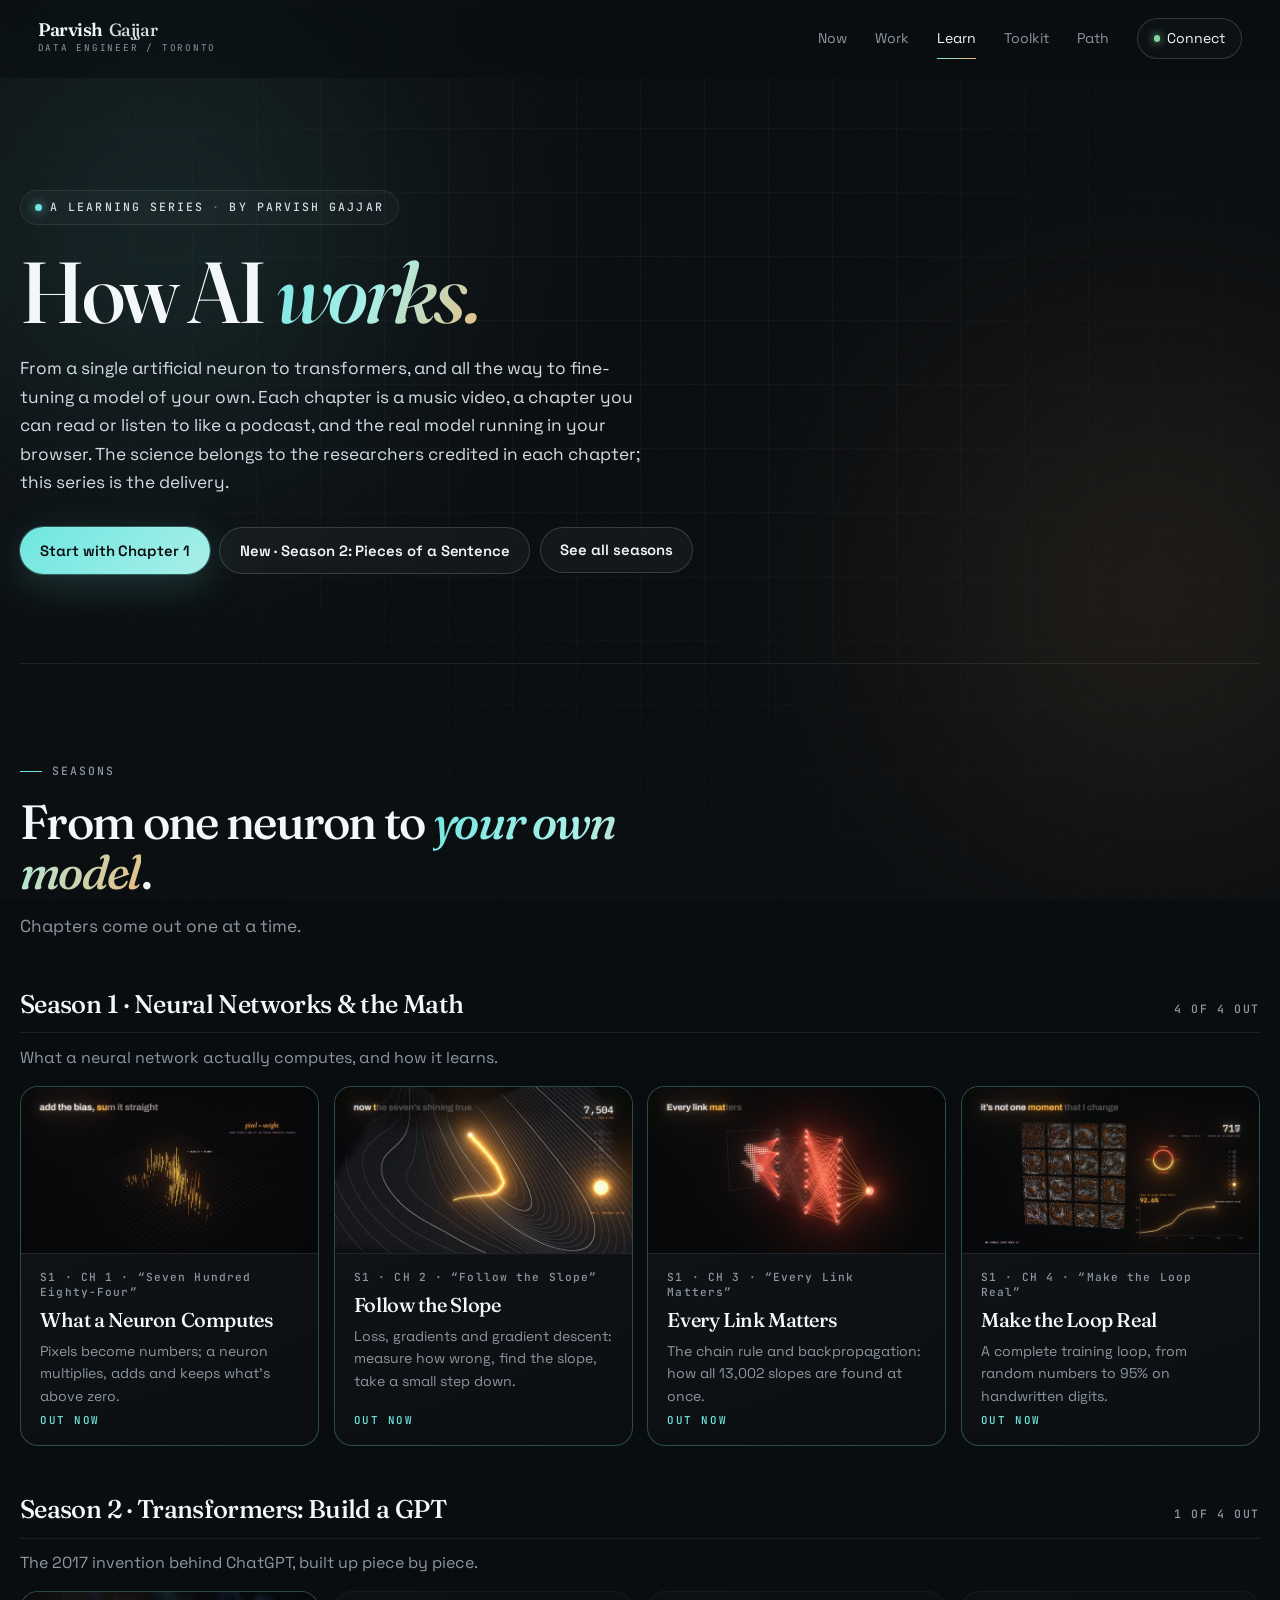
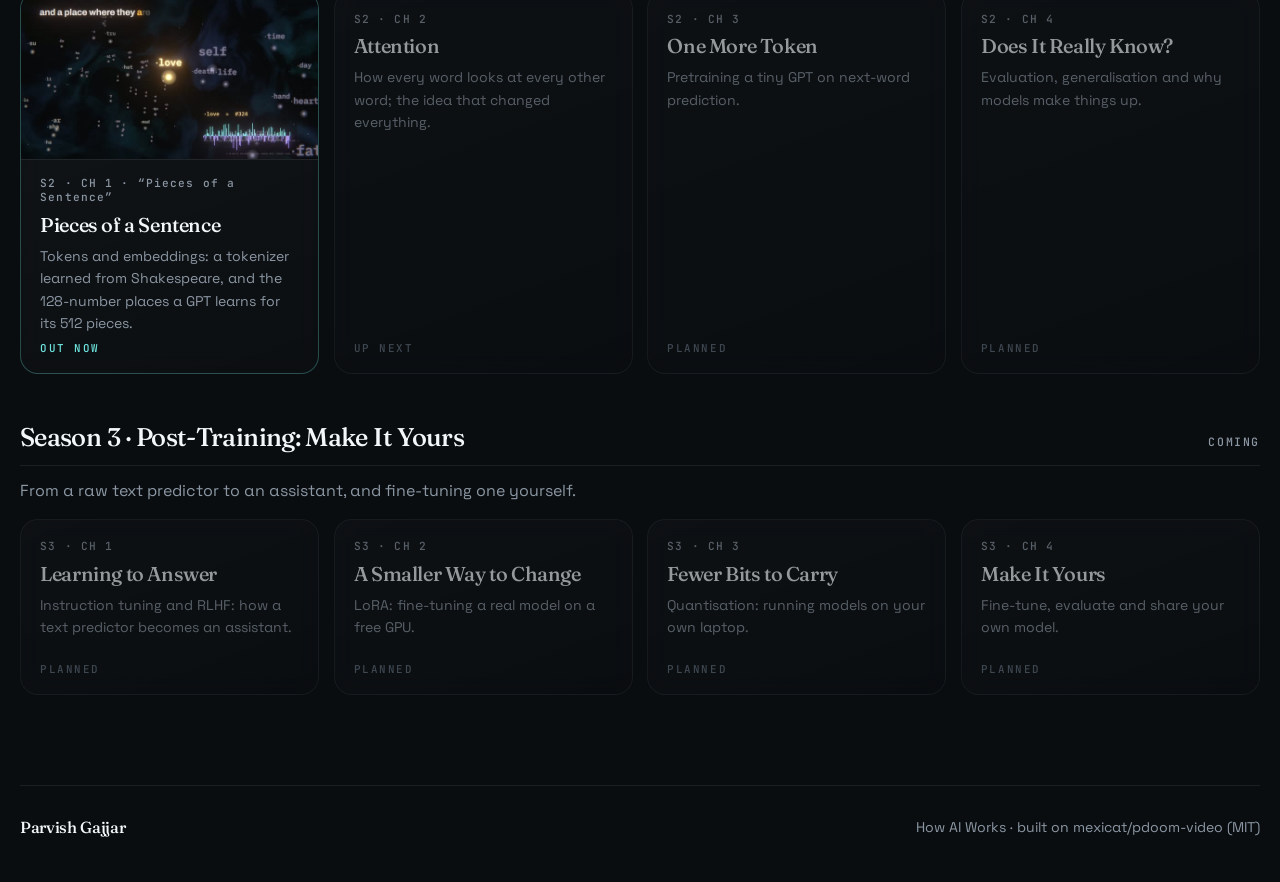
<file: learn/index.html>
<!DOCTYPE html>
<html lang="en">
<head>
  <meta charset="UTF-8">
  <meta name="viewport" content="width=device-width, initial-scale=1.0">
  <title>How AI Works · a learning series by Parvish Gajjar</title>
  <meta name="description" content="How AI Works: a learning series by Parvish Gajjar. Each chapter is a music video, a chapter you can read or listen to, a real trained model you can try, and a hands-on lab, with credits to the research behind it.">
  <meta name="theme-color" content="#0a0d10">
  <meta property="og:title" content="How AI Works — a learning series by Parvish Gajjar">
  <meta property="og:description" content="From a single neuron to transformers and fine-tuning your own model. Watch, read or listen, try, build.">
  <meta property="og:type" content="website">
  <meta property="og:url" content="https://parvishgajjar.github.io/learn/">
  <meta property="og:image" content="https://parvishgajjar.github.io/learn/s1/c1/media/f5-network.jpg">
  <meta name="twitter:card" content="summary_large_image">
  <link rel="canonical" href="https://parvishgajjar.github.io/learn/">
  <link rel="preconnect" href="https://fonts.googleapis.com">
  <link rel="preconnect" href="https://fonts.gstatic.com" crossorigin>
  <link href="https://fonts.googleapis.com/css2?family=Fraunces:ital,opsz,wght@0,9..144,400;0,9..144,500;0,9..144,600;1,9..144,400;1,9..144,500&family=Space+Grotesk:wght@300;400;500;600;700&family=JetBrains+Mono:wght@400;500&display=swap" rel="stylesheet">
  <link rel="stylesheet" href="/styles.css?v=7babe92">
  <link rel="stylesheet" href="/learn/learn.css?v=3">
  <link rel="icon" href="data:image/svg+xml,%3Csvg xmlns='http://www.w3.org/2000/svg' viewBox='0 0 100 100'%3E%3Crect width='100' height='100' rx='22' fill='%230a0d10'/%3E%3Ctext x='50' y='62' font-size='42' text-anchor='middle' fill='%236ee7e0' font-family='Georgia, serif' font-weight='700'%3EPG%3C/text%3E%3C/svg%3E">
</head>
<body>
  <div class="bg-layer" aria-hidden="true">
    <div class="bg-grid"></div>
    <div class="bg-noise"></div>
    <div class="bg-glow bg-glow-a"></div>
    <div class="bg-glow bg-glow-b"></div>
  </div>

  <header class="site-header">
    <a class="brand" href="/" aria-label="Parvish Gajjar home">
      <span class="brand-lockup">
        <span class="brand-name"><span class="brand-first">Parvish</span> <span class="brand-last">Gajjar</span></span>
        <span class="brand-role" aria-hidden="true">Data Engineer / Toronto</span>
      </span>
    </a>
    <nav class="site-nav" aria-label="Primary">
      <a href="/#now">Now</a>
      <a href="/#work">Work</a>
      <a href="/learn/" class="is-active">Learn</a>
      <a href="/#toolkit">Toolkit</a>
      <a href="/#path">Path</a>
      <a href="/#connect" class="nav-cta"><span class="nav-cta-dot" aria-hidden="true"></span>Connect</a>
    </nav>
  </header>

  <main class="lp">
    <section class="hub-hero">
      <p class="eyebrow"><span class="eyebrow-dot" aria-hidden="true"></span><span>A learning series</span><span class="eyebrow-sep">·</span><span>by Parvish Gajjar</span></p>
      <h1>How AI <span class="serif-accent">works.</span></h1>
      <p class="lede">From a single artificial neuron to transformers, and all the way to fine-tuning a model of your own. Each chapter is a music video, a chapter you can read or listen to like a podcast, and the real model running in your browser. The science belongs to the researchers credited in each chapter; this series is the delivery.</p>
      <div class="hero-actions">
        <a class="button button-primary" href="/learn/s1/c1/" id="startBtn">Start with Chapter 1</a>
        <a class="button button-secondary" href="/learn/s2/c1/">New · Season 2: Pieces of a Sentence</a>
        <a class="button button-secondary" href="#seasons">See all seasons</a>
      </div>
    </section>

    <section id="seasons">
      <p class="section-kicker"><span class="kicker-bar"></span>Seasons</p>
      <h2>From one neuron to <span class="serif-accent">your own model</span>.</h2>
      <p class="lede muted">Chapters come out one at a time.</p>
      <div id="seasonList"></div>
      <noscript><p><a class="inline" href="/learn/s1/c1/">Season 1 · Chapter 1: What a Neuron Computes</a></p></noscript>
    </section>
  </main>

  <footer class="site-footer">
    <div class="footer-row">
      <p class="footer-name">Parvish Gajjar</p>
      <p class="footer-meta">How AI Works · built on <a class="inline" href="https://github.com/mexicat/pdoom-video" target="_blank" rel="noreferrer">mexicat/pdoom-video</a> (MIT)</p>
    </div>
  </footer>

  <script src="/learn/series.js?v=6"></script>
  <script>
    (() => {
      const S = window.SERIES, root = document.getElementById('seasonList');
      const esc = (s) => String(s).replace(/[&<>"]/g, (c) => ({ '&': '&amp;', '<': '&lt;', '>': '&gt;', '"': '&quot;' }[c]));
      root.innerHTML = S.seasons.map((s) => {
        const live = s.chapters.filter((c) => c.status === 'live').length;
        return `<div class="season"><div class="season-head"><h3>Season ${s.n} · ${esc(s.title)}</h3><span>${live ? `${live} of ${s.chapters.length} out` : 'Coming'}</span></div>
          <p class="muted" style="margin:-0.3rem 0 1rem">${esc(s.blurb)}</p>
          <div class="chapters">${s.chapters.map((c) => {
            const state = c.status === 'live' ? 'Out now' : c.status === 'next' ? 'Up next' : 'Planned';
            const inner = `${c.thumb ? `<div class="thumb"><img src="${c.thumb}" alt="" loading="lazy"></div>` : ''}
              <span class="n">S${s.n} · CH ${c.n}${c.song ? ` · “${esc(c.song)}”` : ''}</span><h4>${esc(c.title)}</h4><p>${esc(c.blurb)}</p><span class="state">${state}</span>`;
            return c.status === 'live' ? `<a class="ch glass live" href="${c.url}">${inner}</a>` : `<div class="ch glass soon">${inner}</div>`;
          }).join('')}</div></div>`;
      }).join('');
    })();
  </script>
</body>
</html>
</file>
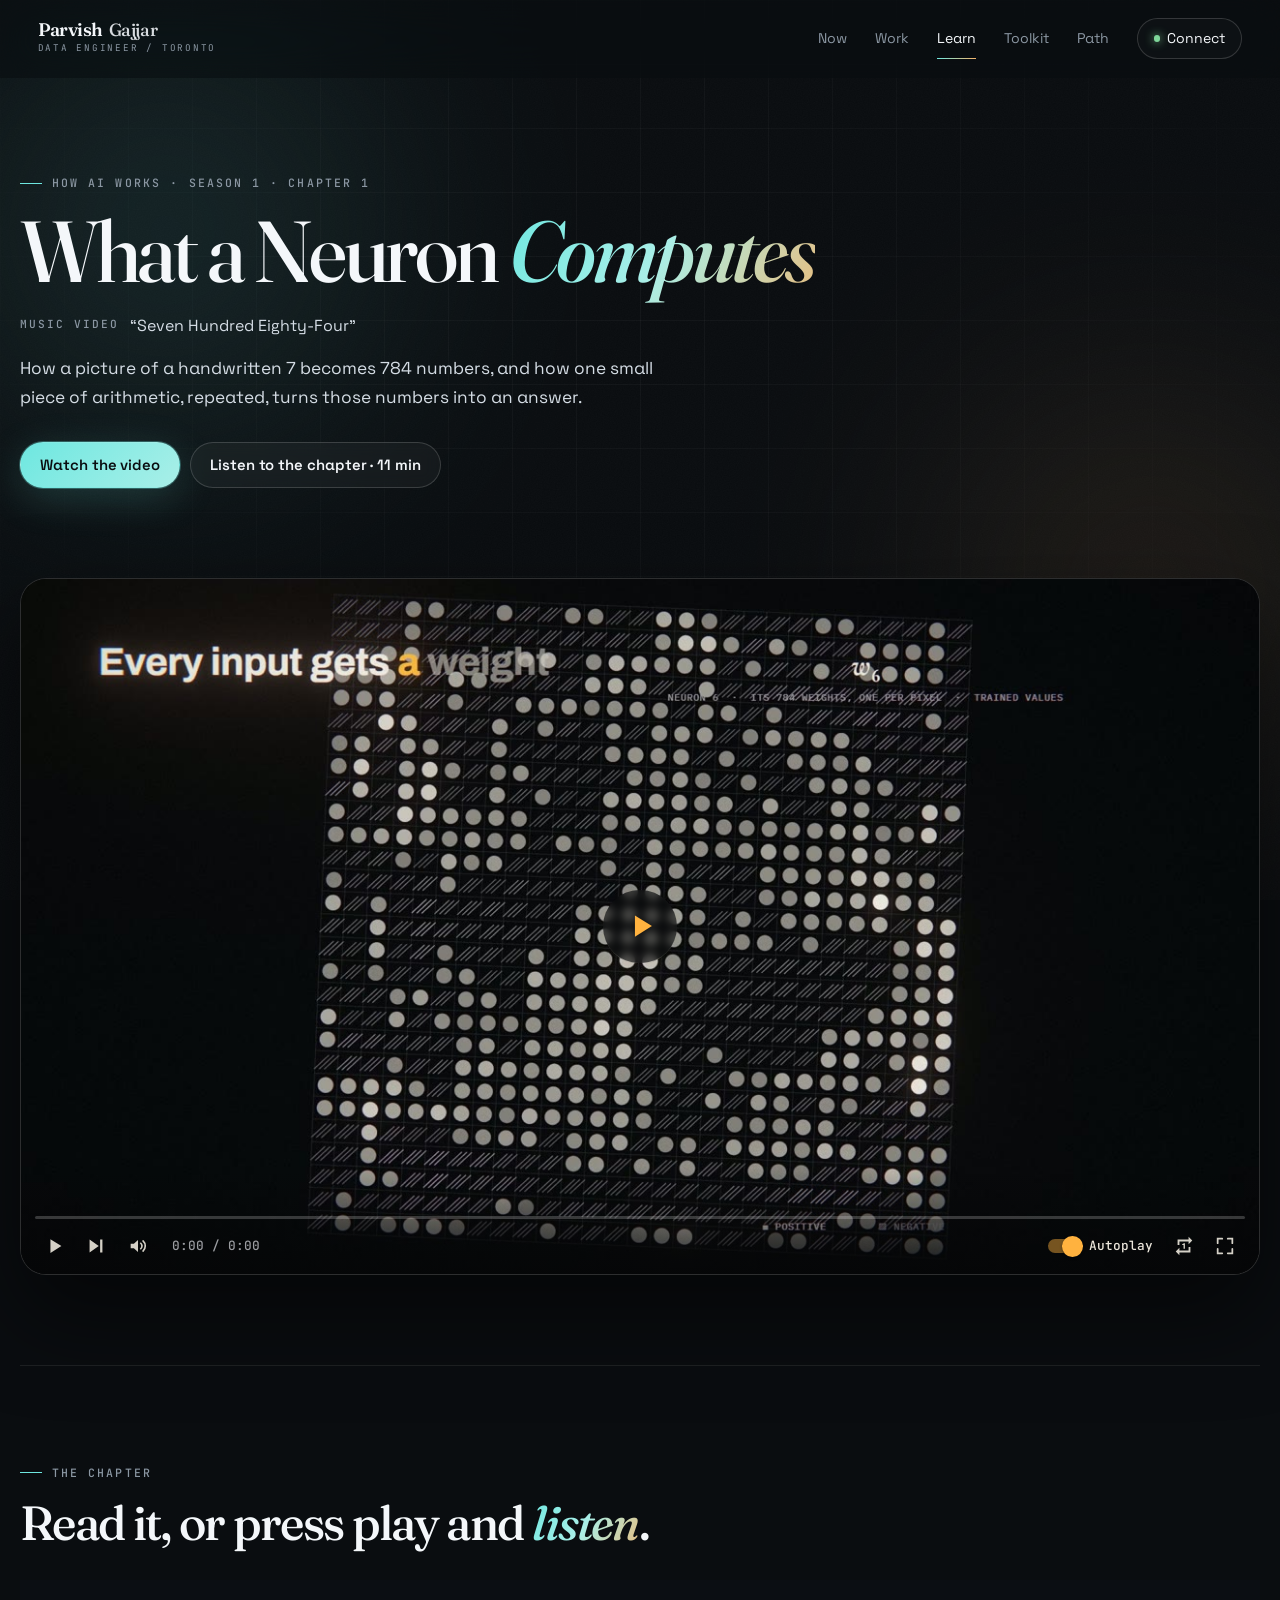
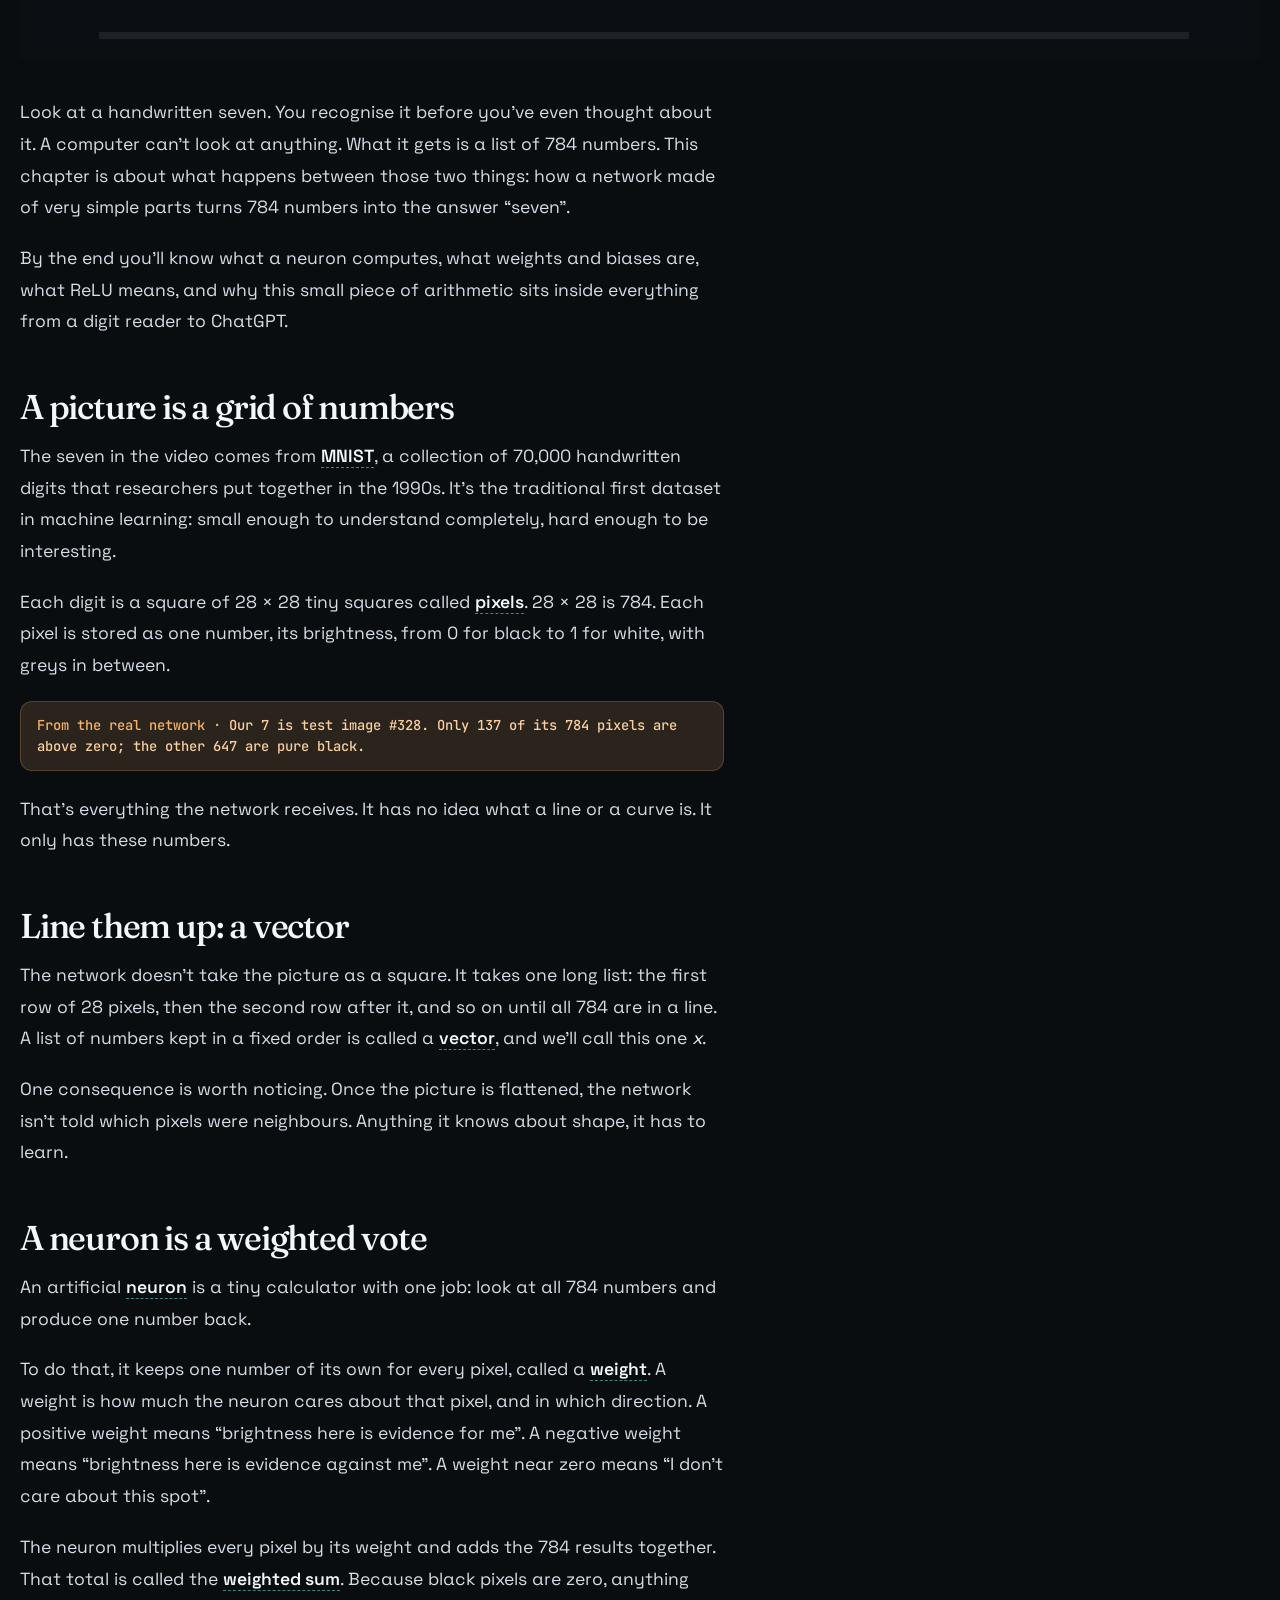
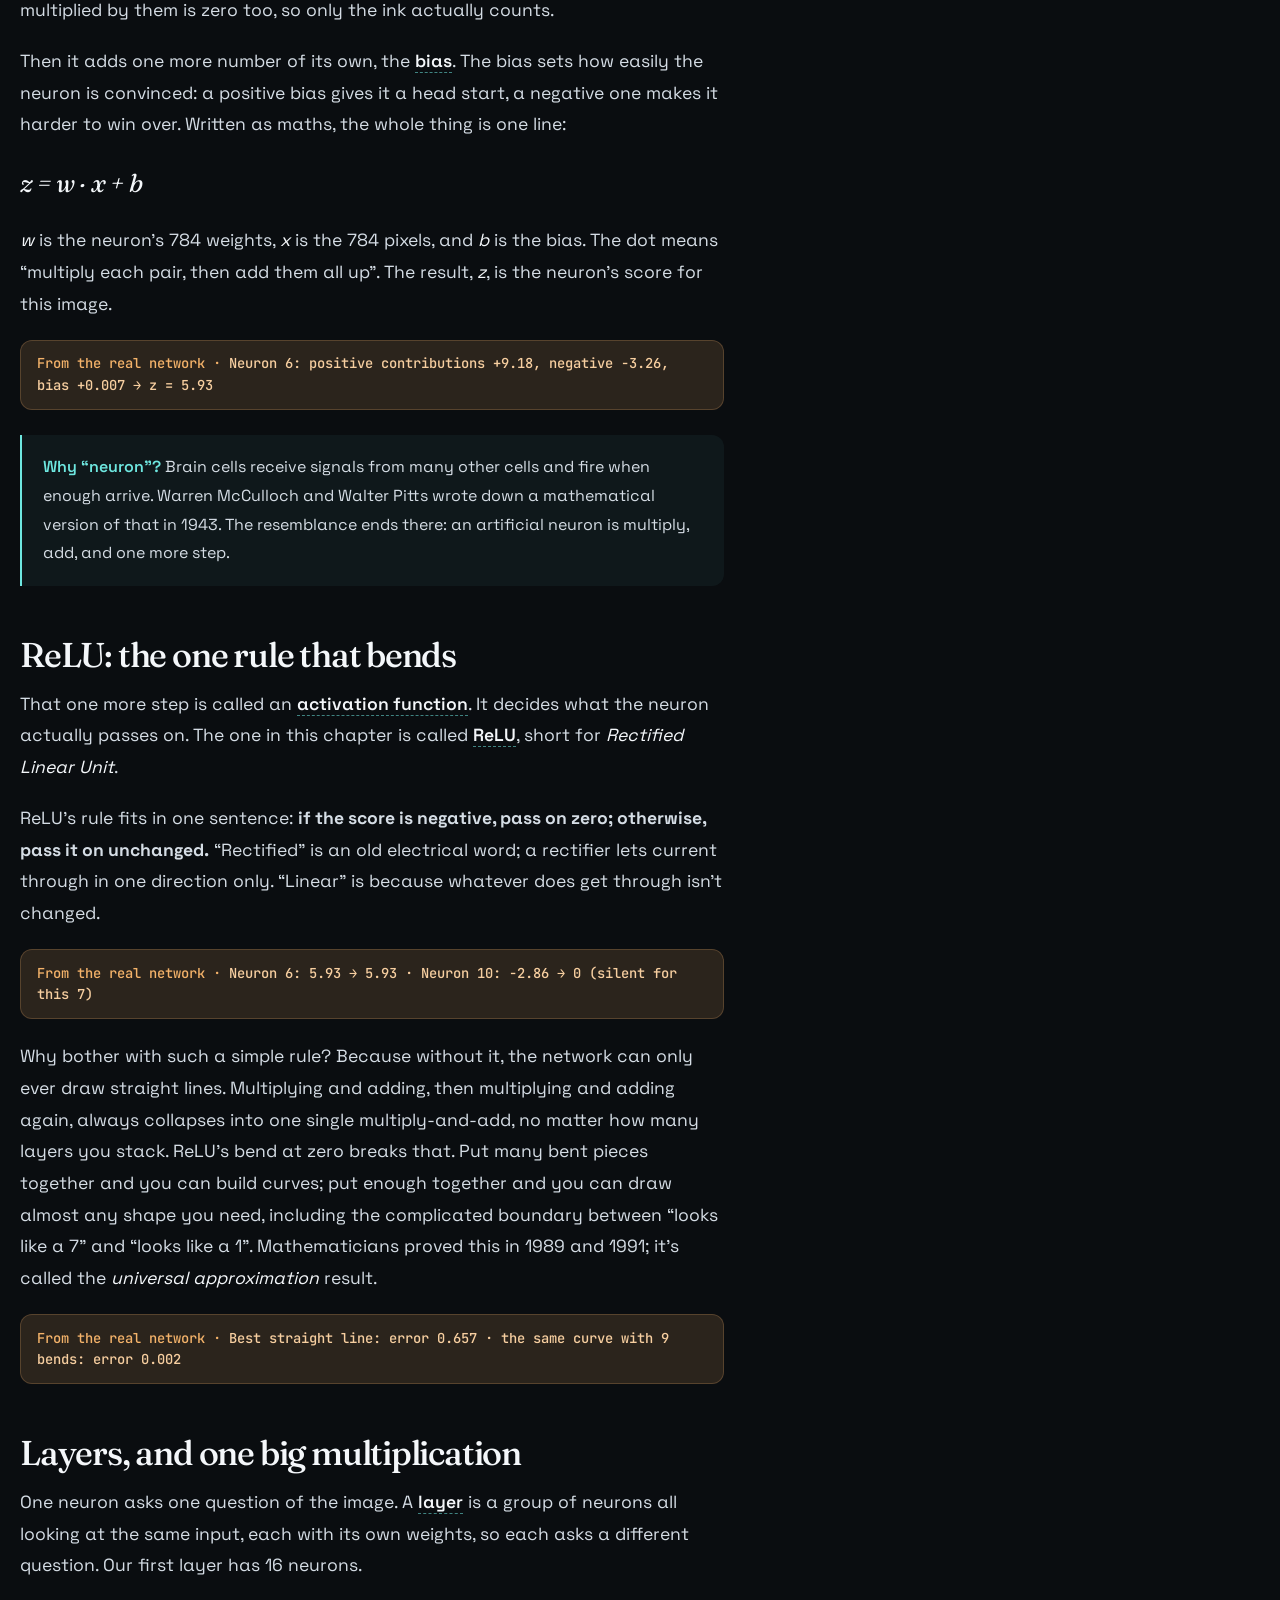
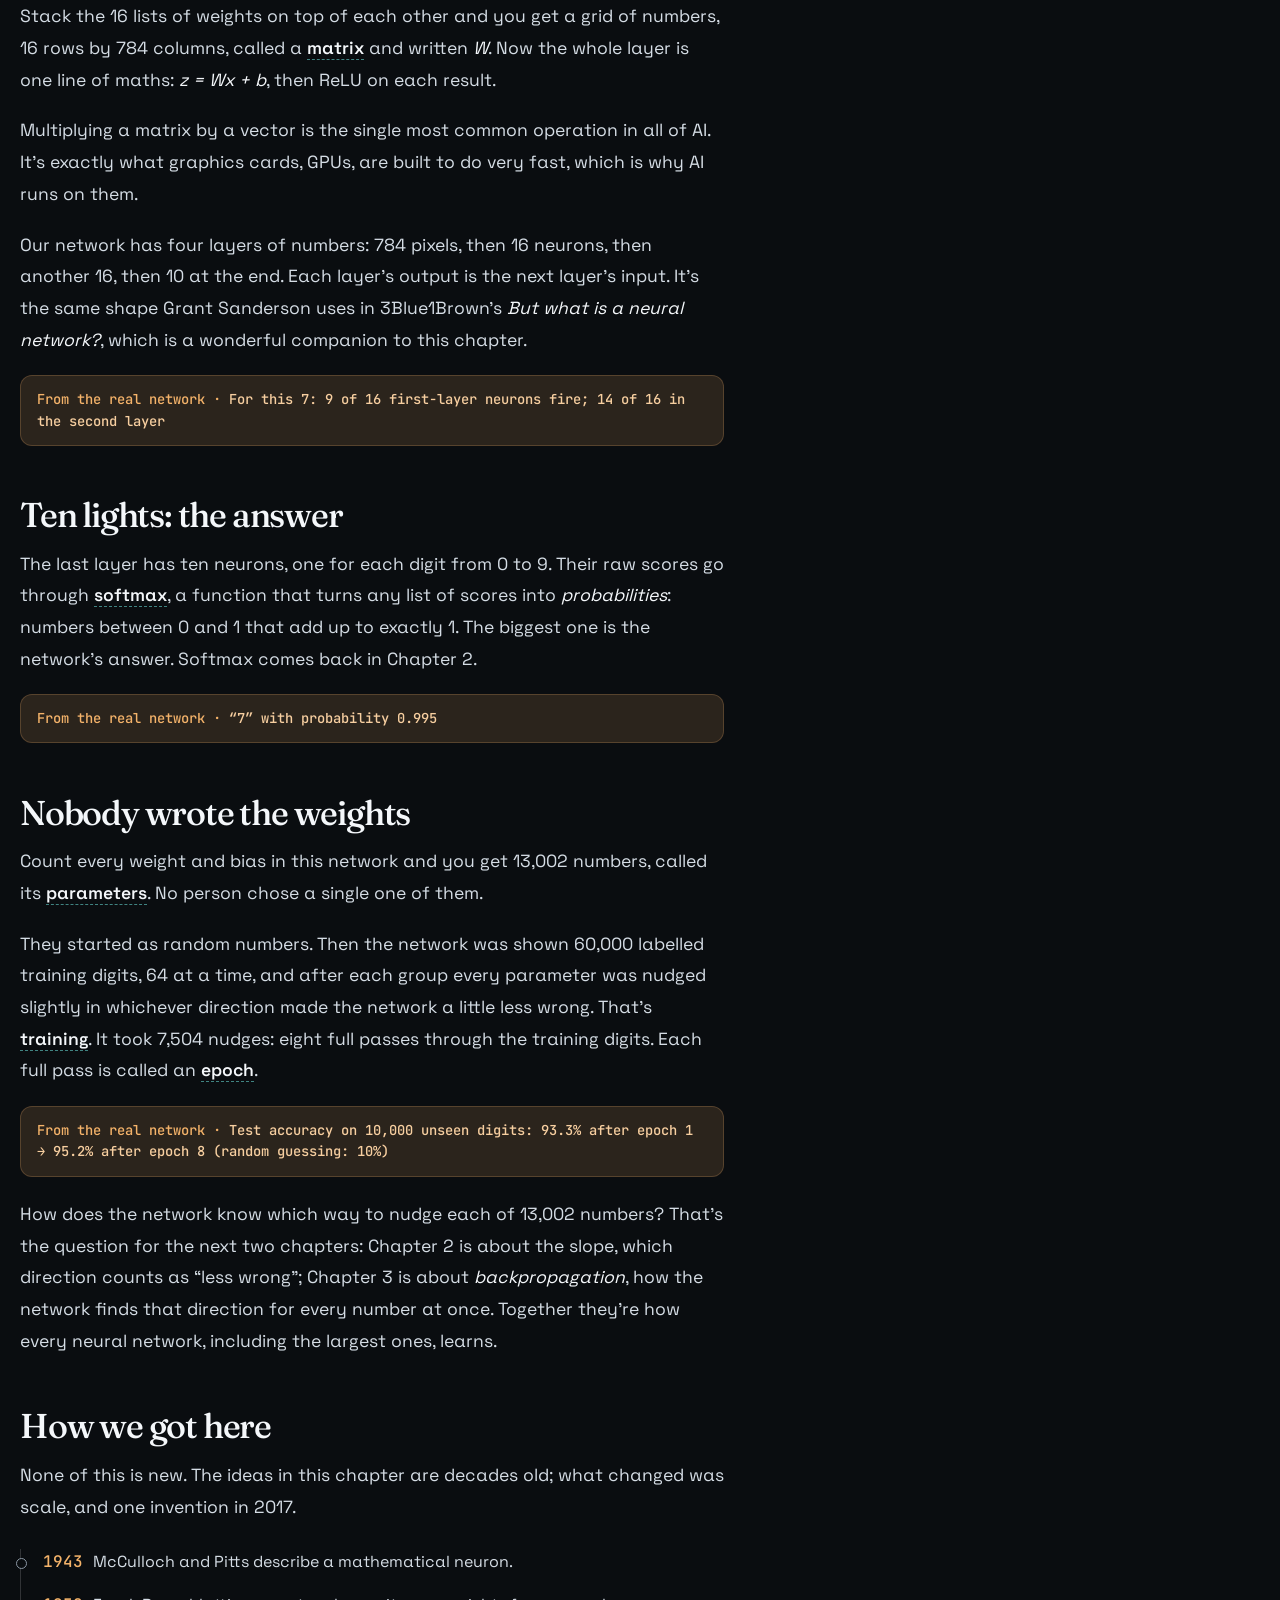
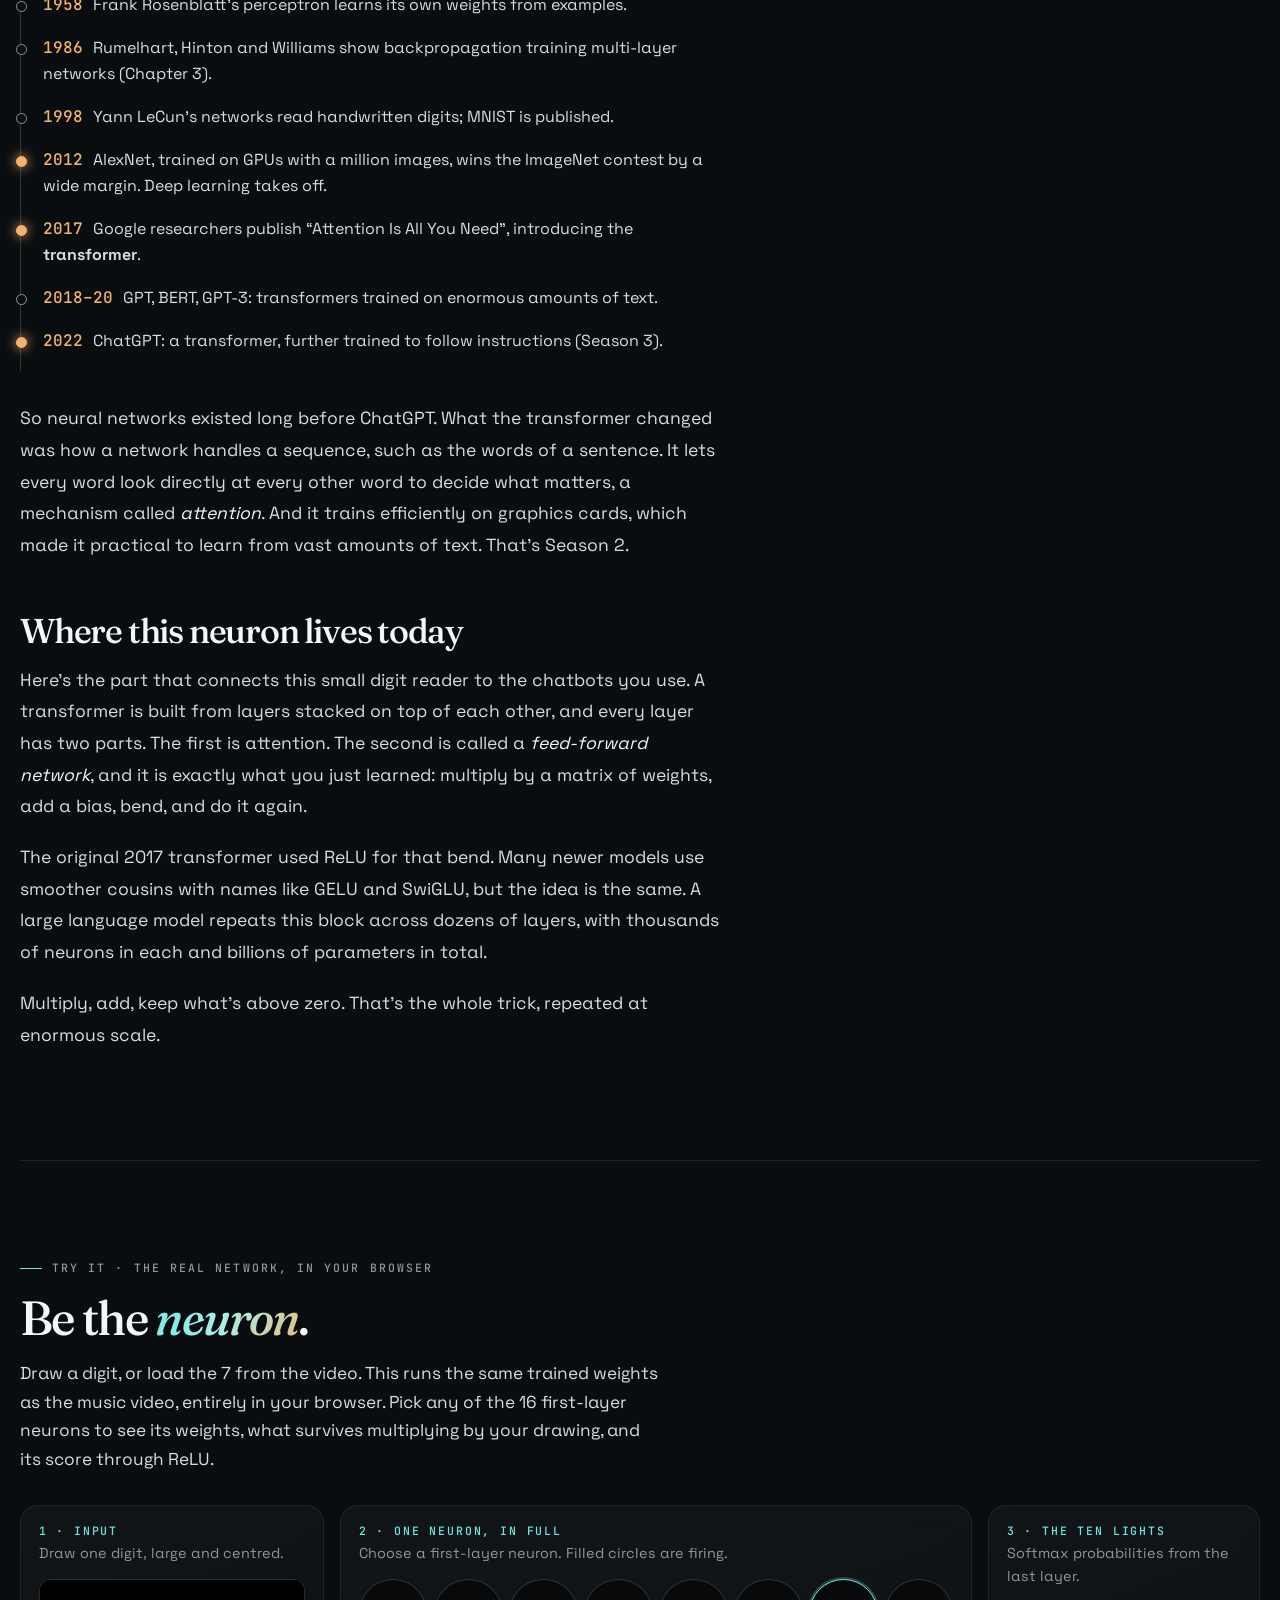
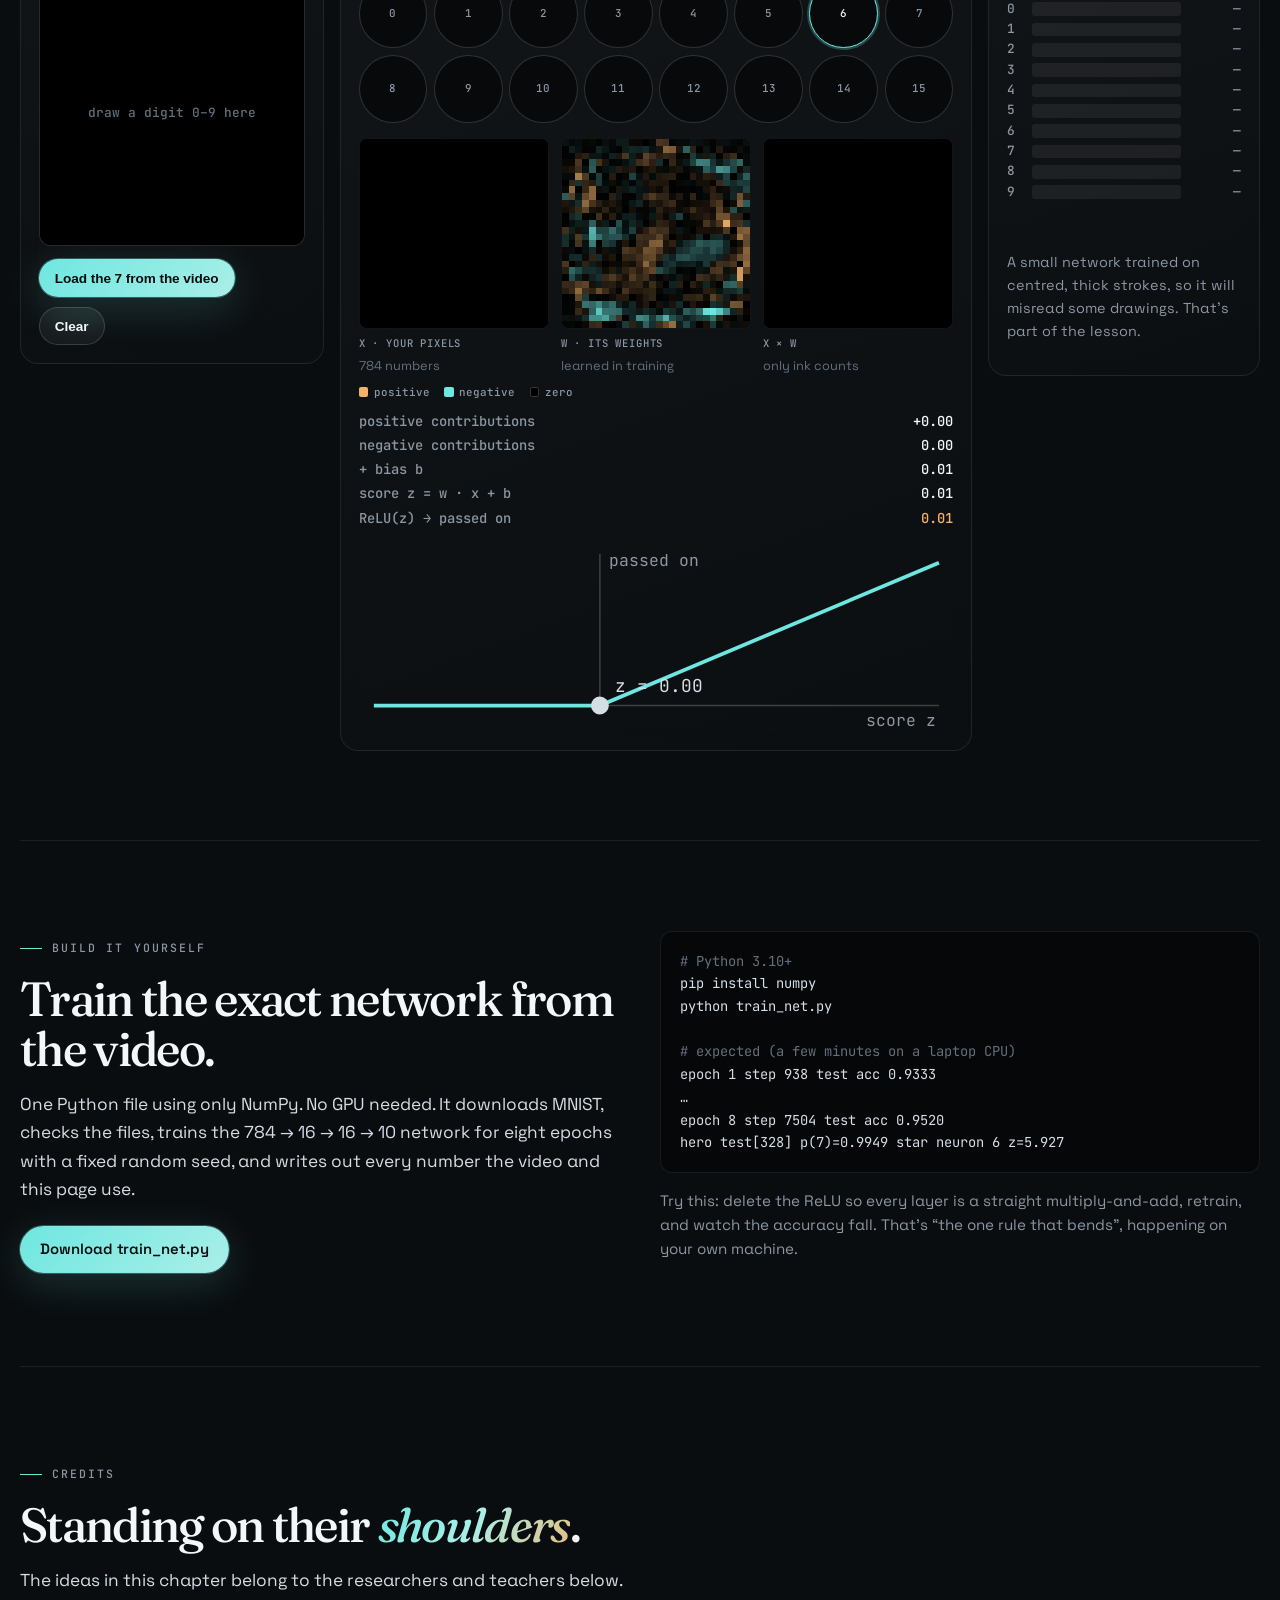
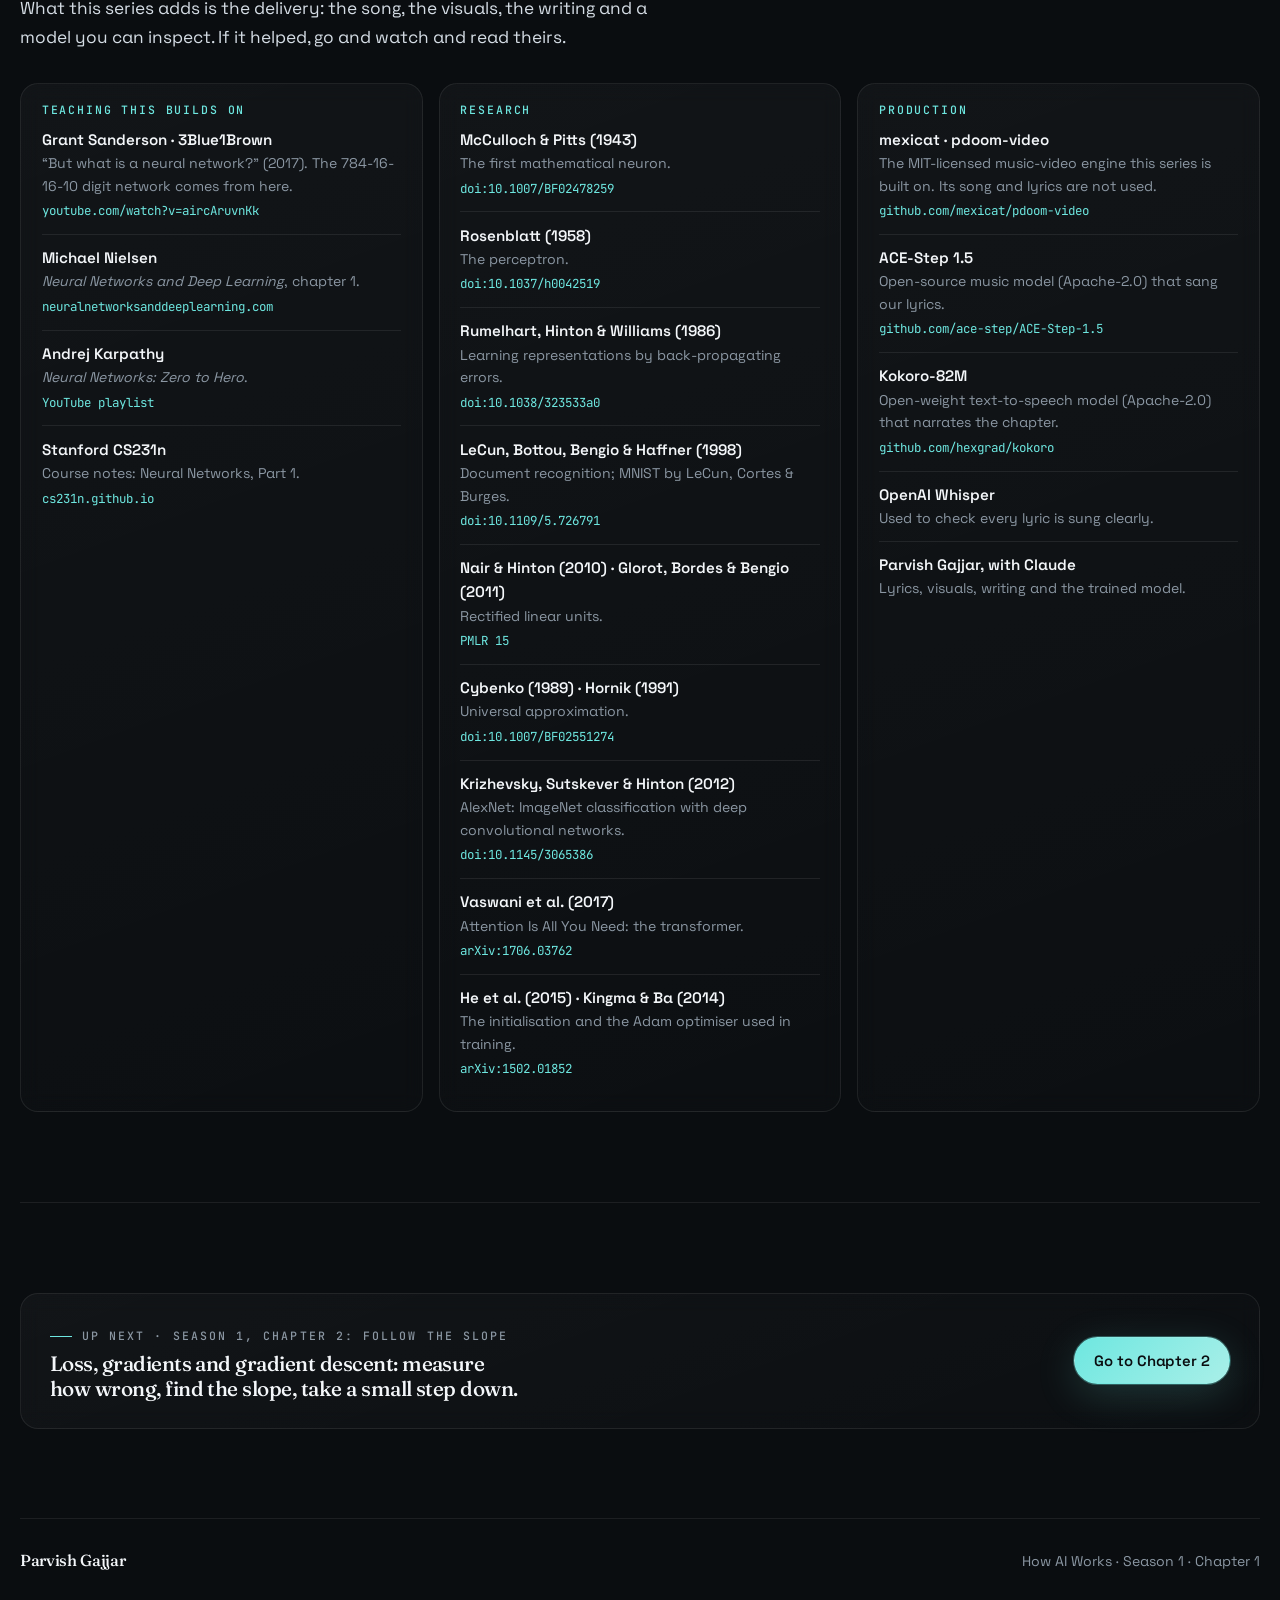
<file: learn/s1/c1/index.html>
<!DOCTYPE html>
<html lang="en">
<head>
  <meta charset="UTF-8">
  <meta name="viewport" content="width=device-width, initial-scale=1.0">
  <title>What a Neuron Computes · How AI Works, Season 1 Chapter 1 · Parvish Gajjar</title>
  <meta name="description" content="How AI Works, Season 1 Chapter 1: how a handwritten 7 becomes 784 numbers, and how one artificial neuron turns them into a decision. Read or listen, watch the music video, and try the real network.">
  <meta name="theme-color" content="#0a0d10">
  <meta property="og:title" content="What a Neuron Computes — How AI Works, S1·C1">
  <meta property="og:description" content="A learning series by Parvish Gajjar: a music video, a chapter you can read or listen to, and a real trained network you can draw into.">
  <meta property="og:type" content="article">
  <meta property="og:url" content="https://parvishgajjar.github.io/learn/s1/c1/">
  <meta property="og:image" content="https://parvishgajjar.github.io/learn/s1/c1/media/f3-weights.jpg">
  <meta name="twitter:card" content="summary_large_image">
  <link rel="canonical" href="https://parvishgajjar.github.io/learn/s1/c1/">
  <link rel="preconnect" href="https://fonts.googleapis.com">
  <link rel="preconnect" href="https://fonts.gstatic.com" crossorigin>
  <link href="https://fonts.googleapis.com/css2?family=Fraunces:ital,opsz,wght@0,9..144,400;0,9..144,500;0,9..144,600;1,9..144,400;1,9..144,500&family=Space+Grotesk:wght@300;400;500;600;700&family=JetBrains+Mono:wght@400;500&display=swap" rel="stylesheet">
  <link rel="stylesheet" href="/styles.css?v=7babe92">
  <link rel="stylesheet" href="/learn/learn.css?v=3">
  <link rel="icon" href="data:image/svg+xml,%3Csvg xmlns='http://www.w3.org/2000/svg' viewBox='0 0 100 100'%3E%3Crect width='100' height='100' rx='22' fill='%230a0d10'/%3E%3Ctext x='50' y='62' font-size='42' text-anchor='middle' fill='%236ee7e0' font-family='Georgia, serif' font-weight='700'%3EPG%3C/text%3E%3C/svg%3E">
</head>
<body>
  <div class="bg-layer" aria-hidden="true">
    <div class="bg-grid"></div>
    <div class="bg-noise"></div>
    <div class="bg-glow bg-glow-a"></div>
    <div class="bg-glow bg-glow-b"></div>
  </div>

  <header class="site-header">
    <a class="brand" href="/" aria-label="Parvish Gajjar home">
      <span class="brand-lockup">
        <span class="brand-name"><span class="brand-first">Parvish</span> <span class="brand-last">Gajjar</span></span>
        <span class="brand-role" aria-hidden="true">Data Engineer / Toronto</span>
      </span>
    </a>
    <nav class="site-nav" aria-label="Primary">
      <a href="/#now">Now</a>
      <a href="/#work">Work</a>
      <a href="/learn/" class="is-active">Learn</a>
      <a href="/#toolkit">Toolkit</a>
      <a href="/#path">Path</a>
      <a href="/#connect" class="nav-cta"><span class="nav-cta-dot" aria-hidden="true"></span>Connect</a>
    </nav>
  </header>

  <main class="lp">
    <!-- ============================================================ hero -->
    <section class="c-hero">
      <p class="section-kicker"><span class="kicker-bar"></span><a href="/learn/">How AI Works</a> · Season 1 · Chapter 1</p>
      <h1>What a Neuron <span class="serif-accent">Computes</span></h1>
      <p class="song-tag"><small>Music video</small>“Seven Hundred Eighty-Four”</p>
      <p class="lede">How a picture of a handwritten 7 becomes 784 numbers, and how one small piece of arithmetic, repeated, turns those numbers into an answer.</p>
      <div class="hero-actions">
        <a class="button button-primary" href="#video">Watch the video</a>
        <a class="button button-secondary" href="#chapter">Listen to the chapter · 11 min</a>
      </div>
    </section>

    <!-- ============================================================ video -->
    <section id="video" style="border-top:0;padding-top:0">
      <div class="player" id="player">
        <video id="mv" src="media/s1c1.mp4" poster="media/poster.jpg" controls playsinline preload="metadata" aria-label="Music video: Seven Hundred Eighty-Four"></video>
      </div>
    </section>

    <!-- ============================================================ the chapter (read or listen) -->
    <section id="chapter">
      <p class="section-kicker"><span class="kicker-bar"></span>The chapter</p>
      <h2>Read it, or press play and <span class="serif-accent">listen</span>.</h2>

      <div class="listen glass sticky" id="listen" data-state="loading">
        <button class="listen-btn" id="listenBtn" type="button" aria-label="Play the chapter">
          <svg id="icoPlay" viewBox="0 0 16 16" aria-hidden="true"><path fill="currentColor" d="M4 2.5v11l9-5.5z"/></svg>
          <svg id="icoPause" viewBox="0 0 16 16" aria-hidden="true" hidden><path fill="currentColor" d="M4 2.5h3v11H4zM9 2.5h3v11H9z"/></svg>
        </button>
        <div class="listen-body">
          <div class="listen-title"><span class="eq" aria-hidden="true"><i></i><i></i><i></i></span><span id="listenNow">Listen to this chapter</span><span id="listenTime">—</span></div>
          <div class="listen-bar" id="listenBar" role="slider" aria-label="Seek" aria-valuemin="0" aria-valuemax="100" aria-valuenow="0" tabindex="0"><i id="listenFill"></i></div>
        </div>
        <button class="listen-speed" id="listenSpeed" type="button" aria-label="Playback speed">1×</button>
        <audio id="narration" preload="none" src="audio/chapter.mp3"></audio>
      </div>

      <article class="story lp-read" id="story">
        <p>Look at a handwritten seven. You recognise it before you've even thought about it. A computer can't look at anything. What it gets is a list of 784 numbers. This chapter is about what happens between those two things: how a network made of very simple parts turns 784 numbers into the answer “seven”.</p>
        <p>By the end you'll know what a neuron computes, what weights and biases are, what ReLU means, and why this small piece of arithmetic sits inside everything from a digit reader to ChatGPT.</p>

        <h2 id="pixels">A picture is a grid of numbers</h2>
        <p>The seven in the video comes from <strong class="term">MNIST</strong>, a collection of 70,000 handwritten digits that researchers put together in the 1990s. It's the traditional first dataset in machine learning: small enough to understand completely, hard enough to be interesting.</p>
        <p data-say="Each digit is a square of 28 by 28 tiny squares called pixels. 28 times 28 is 784. Each pixel is stored as one number, its brightness, from 0 for black to 1 for white, with greys in between.">Each digit is a square of 28 × 28 tiny squares called <strong class="term">pixels</strong>. 28 × 28 is 784. Each pixel is stored as one number, its brightness, from 0 for black to 1 for white, with greys in between.</p>
        <span class="real" data-say="Our seven is test image number 328. Only 137 of its 784 pixels are above zero. The other 647 are pure black.">Our 7 is test image #328. Only 137 of its 784 pixels are above zero; the other 647 are pure black.</span>
        <p>That's everything the network receives. It has no idea what a line or a curve is. It only has these numbers.</p>

        <h2 id="vector">Line them up: a vector</h2>
        <p data-say="The network doesn't take the picture as a square. It takes one long list: the first row of 28 pixels, then the second row after it, and so on until all 784 are in a line. A list of numbers kept in a fixed order is called a vector, and we'll call this one x.">The network doesn't take the picture as a square. It takes one long list: the first row of 28 pixels, then the second row after it, and so on until all 784 are in a line. A list of numbers kept in a fixed order is called a <strong class="term">vector</strong>, and we'll call this one <em>x</em>.</p>
        <p>One consequence is worth noticing. Once the picture is flattened, the network isn't told which pixels were neighbours. Anything it knows about shape, it has to learn.</p>

        <h2 id="neuron">A neuron is a weighted vote</h2>
        <p>An artificial <strong class="term">neuron</strong> is a tiny calculator with one job: look at all 784 numbers and produce one number back.</p>
        <p>To do that, it keeps one number of its own for every pixel, called a <strong class="term">weight</strong>. A weight is how much the neuron cares about that pixel, and in which direction. A positive weight means “brightness here is evidence for me”. A negative weight means “brightness here is evidence against me”. A weight near zero means “I don't care about this spot”.</p>
        <p>The neuron multiplies every pixel by its weight and adds the 784 results together. That total is called the <strong class="term">weighted sum</strong>. Because black pixels are zero, anything multiplied by them is zero too, so only the ink actually counts.</p>
        <p>Then it adds one more number of its own, the <strong class="term">bias</strong>. The bias sets how easily the neuron is convinced: a positive bias gives it a head start, a negative one makes it harder to win over. Written as maths, the whole thing is one line:</p>
        <span class="eq" data-say="z equals w dot x, plus b.">z = w · x + b</span>
        <p data-say="w is the neuron's 784 weights, x is the 784 pixels, and b is the bias. The dot means multiply each pair, then add them all up. The result, z, is the neuron's score for this image."><em>w</em> is the neuron's 784 weights, <em>x</em> is the 784 pixels, and <em>b</em> is the bias. The dot means “multiply each pair, then add them all up”. The result, <em>z</em>, is the neuron's score for this image.</p>
        <span class="real" data-say="For our seven, neuron number 6's positive contributions add up to 9.18, its negative ones to minus 3.26, and its bias is 0.007. So its score is 5.93.">Neuron 6: positive contributions +9.18, negative −3.26, bias +0.007 → z = 5.93</span>
        <div class="aside" data-say="Why is it called a neuron? Brain cells receive signals from many other cells, and fire when enough arrive. Warren McCulloch and Walter Pitts wrote down a mathematical version of that in 1943. The resemblance ends there. An artificial neuron is multiply, add, and one more step."><b>Why “neuron”?</b> Brain cells receive signals from many other cells and fire when enough arrive. Warren McCulloch and Walter Pitts wrote down a mathematical version of that in 1943. The resemblance ends there: an artificial neuron is multiply, add, and one more step.</div>

        <h2 id="relu">ReLU: the one rule that bends</h2>
        <p data-say="That one more step is called an activation function. It decides what the neuron actually passes on. The one in this chapter is called ReLU, pronounced ray-loo. It's short for Rectified Linear Unit.">That one more step is called an <strong class="term">activation function</strong>. It decides what the neuron actually passes on. The one in this chapter is called <strong class="term">ReLU</strong>, short for <em>Rectified Linear Unit</em>.</p>
        <p data-say="ReLU's rule fits in one sentence. If the score is negative, pass on zero. Otherwise, pass it on unchanged. Rectified is an old electrical word: a rectifier lets current through in one direction only. Linear is because whatever does get through isn't changed.">ReLU's rule fits in one sentence: <strong>if the score is negative, pass on zero; otherwise, pass it on unchanged.</strong> “Rectified” is an old electrical word; a rectifier lets current through in one direction only. “Linear” is because whatever does get through isn't changed.</p>
        <span class="real" data-say="Neuron 6 scored 5.93, so it passes on 5.93. Neuron 10 scored minus 2.86, so it passes on zero. It stays silent for this seven.">Neuron 6: 5.93 → 5.93 · Neuron 10: −2.86 → 0 (silent for this 7)</span>
        <p>Why bother with such a simple rule? Because without it, the network can only ever draw straight lines. Multiplying and adding, then multiplying and adding again, always collapses into one single multiply-and-add, no matter how many layers you stack. ReLU's bend at zero breaks that. Put many bent pieces together and you can build curves; put enough together and you can draw almost any shape you need, including the complicated boundary between “looks like a 7” and “looks like a 1”. Mathematicians proved this in 1989 and 1991; it's called the <em>universal approximation</em> result.</p>
        <span class="real" data-say="In the video's bridge, the best possible straight line misses the curve with an error of 0.657. With nine bends, the error drops to 0.002.">Best straight line: error 0.657 · the same curve with 9 bends: error 0.002</span>

        <h2 id="layers">Layers, and one big multiplication</h2>
        <p>One neuron asks one question of the image. A <strong class="term">layer</strong> is a group of neurons all looking at the same input, each with its own weights, so each asks a different question. Our first layer has 16 neurons.</p>
        <p data-say="Stack the 16 lists of weights on top of each other and you get a grid of numbers, 16 rows by 784 columns, called a matrix, and written as capital W. Now the whole layer is one line of maths: z equals W x plus b, then ReLU on each result.">Stack the 16 lists of weights on top of each other and you get a grid of numbers, 16 rows by 784 columns, called a <strong class="term">matrix</strong> and written <em>W</em>. Now the whole layer is one line of maths: <em>z = Wx + b</em>, then ReLU on each result.</p>
        <p data-say="Multiplying a matrix by a vector is the single most common operation in all of AI. It's exactly what graphics cards, G P Us, are built to do very fast, which is why AI runs on them.">Multiplying a matrix by a vector is the single most common operation in all of AI. It's exactly what graphics cards, GPUs, are built to do very fast, which is why AI runs on them.</p>
        <p data-say="Our network has four layers of numbers: 784 pixels, then 16 neurons, then another 16, then 10 at the end. Each layer's output is the next layer's input. It's the same shape Grant Sanderson uses in the 3 Blue 1 Brown video, But what is a neural network, which is a wonderful companion to this chapter.">Our network has four layers of numbers: 784 pixels, then 16 neurons, then another 16, then 10 at the end. Each layer's output is the next layer's input. It's the same shape Grant Sanderson uses in 3Blue1Brown's <em>But what is a neural network?</em>, which is a wonderful companion to this chapter.</p>
        <span class="real" data-say="For our seven, 9 of the 16 neurons in the first layer fire, and 14 of the 16 in the second.">For this 7: 9 of 16 first-layer neurons fire; 14 of 16 in the second layer</span>

        <h2 id="answer">Ten lights: the answer</h2>
        <p>The last layer has ten neurons, one for each digit from 0 to 9. Their raw scores go through <strong class="term">softmax</strong>, a function that turns any list of scores into <em>probabilities</em>: numbers between 0 and 1 that add up to exactly 1. The biggest one is the network's answer. Softmax comes back in Chapter 2.</p>
        <span class="real" data-say="The network says seven, with probability 0.995. It's 99.5 percent sure.">“7” with probability 0.995</span>

        <h2 id="learned">Nobody wrote the weights</h2>
        <p data-say="Count every weight and bias in this network and you get 13,002 numbers, called its parameters. No person chose a single one of them.">Count every weight and bias in this network and you get 13,002 numbers, called its <strong class="term">parameters</strong>. No person chose a single one of them.</p>
        <p data-say="They started as random numbers. Then the network was shown 60,000 labelled training digits, 64 at a time, and after each group every parameter was nudged slightly in whichever direction made the network a little less wrong. That's training. It took 7,504 nudges: eight full passes through the training digits. Each full pass is called an epoch.">They started as random numbers. Then the network was shown 60,000 labelled training digits, 64 at a time, and after each group every parameter was nudged slightly in whichever direction made the network a little less wrong. That's <strong class="term">training</strong>. It took 7,504 nudges: eight full passes through the training digits. Each full pass is called an <strong class="term">epoch</strong>.</p>
        <span class="real" data-say="Tested on 10,000 digits it had never seen, the network got 93.3 percent right after the first epoch, and 95.2 percent after eight. Guessing at random would get about 10 percent.">Test accuracy on 10,000 unseen digits: 93.3% after epoch 1 → 95.2% after epoch 8 (random guessing: 10%)</span>
        <p data-say="How does the network know which way to nudge each of its 13,002 numbers? That's the question for the next two chapters. Chapter 2 is about the slope: which direction counts as less wrong. Chapter 3 is about backpropagation, how the network finds that direction for every number at once. Together they're how every neural network, including the largest ones, learns.">How does the network know which way to nudge each of 13,002 numbers? That's the question for the next two chapters: Chapter 2 is about the slope, which direction counts as “less wrong”; Chapter 3 is about <em>backpropagation</em>, how the network finds that direction for every number at once. Together they're how every neural network, including the largest ones, learns.</p>

        <h2 id="history">How we got here</h2>
        <p>None of this is new. The ideas in this chapter are decades old; what changed was scale, and one invention in 2017.</p>
        <ul class="timeline" data-say="In 1943, McCulloch and Pitts describe a mathematical neuron. In 1958, Frank Rosenblatt's perceptron learns its own weights from examples. In 1986, Rumelhart, Hinton and Williams show backpropagation training networks with several layers. In 1998, Yann LeCun's networks read handwritten digits, and MNIST is published. In 2012, a network called AlexNet, trained on graphics cards with a million images, wins the ImageNet contest by a wide margin, and deep learning takes off. In 2017, Google researchers publish a paper called Attention Is All You Need, introducing the transformer. Between 2018 and 2020 come GPT, BERT and GPT-3: transformers trained on enormous amounts of text. And in 2022, ChatGPT: a transformer, further trained to follow instructions.">
          <li><b>1943</b>McCulloch and Pitts describe a mathematical neuron.</li>
          <li><b>1958</b>Frank Rosenblatt's perceptron learns its own weights from examples.</li>
          <li><b>1986</b>Rumelhart, Hinton and Williams show backpropagation training multi-layer networks (Chapter 3).</li>
          <li><b>1998</b>Yann LeCun's networks read handwritten digits; MNIST is published.</li>
          <li class="big"><b>2012</b>AlexNet, trained on GPUs with a million images, wins the ImageNet contest by a wide margin. Deep learning takes off.</li>
          <li class="big"><b>2017</b>Google researchers publish “Attention Is All You Need”, introducing the <strong>transformer</strong>.</li>
          <li><b>2018–20</b>GPT, BERT, GPT-3: transformers trained on enormous amounts of text.</li>
          <li class="big"><b>2022</b>ChatGPT: a transformer, further trained to follow instructions (Season 3).</li>
        </ul>
        <p>So neural networks existed long before ChatGPT. What the transformer changed was how a network handles a sequence, such as the words of a sentence. It lets every word look directly at every other word to decide what matters, a mechanism called <em>attention</em>. And it trains efficiently on graphics cards, which made it practical to learn from vast amounts of text. That's Season 2.</p>

        <h2 id="today">Where this neuron lives today</h2>
        <p data-say="Here's the part that connects this small digit reader to the chatbots you use. A transformer is built from layers stacked on top of each other, and every layer has two parts. The first is attention. The second is called a feed-forward network, and it is exactly what you just learned: multiply by a matrix of weights, add a bias, bend, and do it again.">Here's the part that connects this small digit reader to the chatbots you use. A transformer is built from layers stacked on top of each other, and every layer has two parts. The first is attention. The second is called a <em>feed-forward network</em>, and it is exactly what you just learned: multiply by a matrix of weights, add a bias, bend, and do it again.</p>
        <p data-say="The original 2017 transformer used ReLU for that bend. Many newer models use smoother cousins, with names like GELU and SwiGLU, but the idea is the same. A large language model repeats this block across dozens of layers, with thousands of neurons in each, and billions of parameters in total.">The original 2017 transformer used ReLU for that bend. Many newer models use smoother cousins with names like GELU and SwiGLU, but the idea is the same. A large language model repeats this block across dozens of layers, with thousands of neurons in each and billions of parameters in total.</p>
        <p>Multiply, add, keep what's above zero. That's the whole trick, repeated at enormous scale.</p>
      </article>
    </section>

    <!-- ============================================================ try it -->
    <section id="try">
      <p class="section-kicker"><span class="kicker-bar"></span>Try it · the real network, in your browser</p>
      <h2>Be the <span class="serif-accent">neuron</span>.</h2>
      <p class="lede">Draw a digit, or load the 7 from the video. This runs the same trained weights as the music video, entirely in your browser. Pick any of the 16 first-layer neurons to see its weights, what survives multiplying by your drawing, and its score through ReLU.</p>
      <div class="lab-grid">
        <div class="panel glass">
          <h4>1 · Input</h4>
          <p class="sub">Draw one digit, large and centred.</p>
          <div class="pad"><canvas id="draw" width="560" height="560" aria-label="Drawing pad"></canvas><div class="hint" id="hint">draw a digit 0–9 here</div></div>
          <div class="row">
            <button class="button button-primary" id="load7" type="button">Load the 7 from the video</button>
            <button class="button button-secondary" id="clear" type="button">Clear</button>
          </div>
        </div>
        <div class="panel glass">
          <h4>2 · One neuron, in full</h4>
          <p class="sub" id="neuronSub">Choose a first-layer neuron. Filled circles are firing.</p>
          <div class="neurons" id="neurons" role="group" aria-label="First-layer neurons"></div>
          <div class="maps">
            <div class="map"><canvas id="mx" width="28" height="28"></canvas><b>x · your pixels</b><span>784 numbers</span></div>
            <div class="map"><canvas id="mw" width="28" height="28"></canvas><b>w · its weights</b><span>learned in training</span></div>
            <div class="map"><canvas id="mp" width="28" height="28"></canvas><b>x × w</b><span>only ink counts</span></div>
          </div>
          <div class="legend"><span><i style="background:#f4b36a"></i>positive</span><span><i style="background:#6ee7e0"></i>negative</span><span><i style="background:#000;border:1px solid #333"></i>zero</span></div>
          <dl class="readout">
            <dt>positive contributions</dt><dd id="rPos">—</dd>
            <dt>negative contributions</dt><dd id="rNeg">—</dd>
            <dt>+ bias b</dt><dd id="rB">—</dd>
            <dt>score z = w · x + b</dt><dd id="rZ">—</dd>
            <dt>ReLU(z) → passed on</dt><dd id="rA" class="hot">—</dd>
          </dl>
          <svg class="relu" id="reluPlot" viewBox="0 0 400 130" role="img" aria-label="ReLU graph with this neuron's score marked"></svg>
        </div>
        <div class="panel glass lab-out">
          <h4>3 · The ten lights</h4>
          <p class="sub">Softmax probabilities from the last layer.</p>
          <div class="bars" id="bars"></div>
          <p class="verdict" id="verdict"></p>
          <p class="sub" style="margin-top:0.8rem">A small network trained on centred, thick strokes, so it will misread some drawings. That's part of the lesson.</p>
        </div>
      </div>
    </section>

    <!-- ============================================================ build it -->
    <section id="build">
      <div class="two">
        <div>
          <p class="section-kicker"><span class="kicker-bar"></span>Build it yourself</p>
          <h2>Train the exact network from the video.</h2>
          <p class="lede">One Python file using only NumPy. No GPU needed. It downloads MNIST, checks the files, trains the 784 → 16 → 16 → 10 network for eight epochs with a fixed random seed, and writes out every number the video and this page use.</p>
          <div class="row" style="margin-top:1.4rem"><a class="button button-primary" href="lab/train_net.py" download>Download train_net.py</a></div>
        </div>
        <div>
<pre><span class="c"># Python 3.10+</span>
pip install numpy
python train_net.py

<span class="c"># expected (a few minutes on a laptop CPU)</span>
epoch 1 step 938 test acc 0.9333
…
epoch 8 step 7504 test acc 0.9520
hero test[328] p(7)=0.9949 star neuron 6 z=5.927</pre>
          <p class="muted" style="font-size:0.95rem;margin-top:1rem">Try this: delete the ReLU so every layer is a straight multiply-and-add, retrain, and watch the accuracy fall. That's “the one rule that bends”, happening on your own machine.</p>
        </div>
      </div>
    </section>

    <!-- ============================================================ credits -->
    <section id="credits">
      <p class="section-kicker"><span class="kicker-bar"></span>Credits</p>
      <h2>Standing on their <span class="serif-accent">shoulders</span>.</h2>
      <p class="lede">The ideas in this chapter belong to the researchers and teachers below. What this series adds is the delivery: the song, the visuals, the writing and a model you can inspect. If it helped, go and watch and read theirs.</p>
      <div class="credits">
        <div class="glass">
          <h3>Teaching this builds on</h3>
          <ul>
            <li><b>Grant Sanderson · 3Blue1Brown</b><span>“But what is a neural network?” (2017). The 784-16-16-10 digit network comes from here.</span><a href="https://www.youtube.com/watch?v=aircAruvnKk" target="_blank" rel="noreferrer">youtube.com/watch?v=aircAruvnKk</a></li>
            <li><b>Michael Nielsen</b><span><em>Neural Networks and Deep Learning</em>, chapter 1.</span><a href="http://neuralnetworksanddeeplearning.com/chap1.html" target="_blank" rel="noreferrer">neuralnetworksanddeeplearning.com</a></li>
            <li><b>Andrej Karpathy</b><span><em>Neural Networks: Zero to Hero</em>.</span><a href="https://www.youtube.com/playlist?list=PLAqhIrjkxbuWI23v9cThsA9GvCAUhRvKZ" target="_blank" rel="noreferrer">YouTube playlist</a></li>
            <li><b>Stanford CS231n</b><span>Course notes: Neural Networks, Part 1.</span><a href="https://cs231n.github.io/neural-networks-1/" target="_blank" rel="noreferrer">cs231n.github.io</a></li>
          </ul>
        </div>
        <div class="glass">
          <h3>Research</h3>
          <ul>
            <li><b>McCulloch &amp; Pitts (1943)</b><span>The first mathematical neuron.</span><a href="https://doi.org/10.1007/BF02478259" target="_blank" rel="noreferrer">doi:10.1007/BF02478259</a></li>
            <li><b>Rosenblatt (1958)</b><span>The perceptron.</span><a href="https://doi.org/10.1037/h0042519" target="_blank" rel="noreferrer">doi:10.1037/h0042519</a></li>
            <li><b>Rumelhart, Hinton &amp; Williams (1986)</b><span>Learning representations by back-propagating errors.</span><a href="https://doi.org/10.1038/323533a0" target="_blank" rel="noreferrer">doi:10.1038/323533a0</a></li>
            <li><b>LeCun, Bottou, Bengio &amp; Haffner (1998)</b><span>Document recognition; MNIST by LeCun, Cortes &amp; Burges.</span><a href="https://doi.org/10.1109/5.726791" target="_blank" rel="noreferrer">doi:10.1109/5.726791</a></li>
            <li><b>Nair &amp; Hinton (2010) · Glorot, Bordes &amp; Bengio (2011)</b><span>Rectified linear units.</span><a href="https://proceedings.mlr.press/v15/glorot11a.html" target="_blank" rel="noreferrer">PMLR 15</a></li>
            <li><b>Cybenko (1989) · Hornik (1991)</b><span>Universal approximation.</span><a href="https://doi.org/10.1007/BF02551274" target="_blank" rel="noreferrer">doi:10.1007/BF02551274</a></li>
            <li><b>Krizhevsky, Sutskever &amp; Hinton (2012)</b><span>AlexNet: ImageNet classification with deep convolutional networks.</span><a href="https://doi.org/10.1145/3065386" target="_blank" rel="noreferrer">doi:10.1145/3065386</a></li>
            <li><b>Vaswani et al. (2017)</b><span>Attention Is All You Need: the transformer.</span><a href="https://arxiv.org/abs/1706.03762" target="_blank" rel="noreferrer">arXiv:1706.03762</a></li>
            <li><b>He et al. (2015) · Kingma &amp; Ba (2014)</b><span>The initialisation and the Adam optimiser used in training.</span><a href="https://arxiv.org/abs/1502.01852" target="_blank" rel="noreferrer">arXiv:1502.01852</a></li>
          </ul>
        </div>
        <div class="glass">
          <h3>Production</h3>
          <ul>
            <li><b>mexicat · pdoom-video</b><span>The MIT-licensed music-video engine this series is built on. Its song and lyrics are not used.</span><a href="https://github.com/mexicat/pdoom-video" target="_blank" rel="noreferrer">github.com/mexicat/pdoom-video</a></li>
            <li><b>ACE-Step 1.5</b><span>Open-source music model (Apache-2.0) that sang our lyrics.</span><a href="https://github.com/ace-step/ACE-Step-1.5" target="_blank" rel="noreferrer">github.com/ace-step/ACE-Step-1.5</a></li>
            <li id="credit-tts"><b>Kokoro-82M</b><span>Open-weight text-to-speech model (Apache-2.0) that narrates the chapter.</span><a href="https://github.com/hexgrad/kokoro" target="_blank" rel="noreferrer">github.com/hexgrad/kokoro</a></li>
            <li><b>OpenAI Whisper</b><span>Used to check every lyric is sung clearly.</span></li>
            <li><b>Parvish Gajjar, with Claude</b><span>Lyrics, visuals, writing and the trained model.</span></li>
          </ul>
        </div>
      </div>
    </section>

    <!-- ============================================================ next -->
    <section>
      <div class="next glass" id="next">
        <div>
          <p class="section-kicker" style="margin:0"><span class="kicker-bar"></span>Up next · Season 1 · Chapter 2</p>
          <h3>Follow the Slope: how the network learns which way to turn each of its 13,002 dials.</h3>
        </div>
        <a class="button button-primary" href="/learn/s1/c2/">Chapter 2 →</a>
      </div>
    </section>
  </main>

  <footer class="site-footer">
    <div class="footer-row">
      <p class="footer-name">Parvish Gajjar</p>
      <p class="footer-meta">How AI Works · Season 1 · Chapter 1</p>
    </div>
  </footer>

  <script src="/learn/series.js?v=6"></script>
  <script src="/learn/player.js?v=4" defer></script>
  <script src="chapter.js?v=2" defer></script>
</body>
</html>
</file>
<file: styles.css>
:root {
  --bg: #0a0d10;
  --bg-2: #0e1217;
  --surface: #11161c;
  --surface-2: #161c24;
  --surface-3: #1d2530;
  --border: rgba(255, 255, 255, 0.08);
  --border-strong: rgba(255, 255, 255, 0.16);
  --border-warm: rgba(244, 179, 106, 0.22);
  --ink: #f4f7fa;
  --text: #d5dde5;
  --muted: #8b97a3;
  --muted-2: #62707e;
  --cyan: #6ee7e0;
  --cyan-deep: #3fb9b2;
  --cyan-soft: rgba(110, 231, 224, 0.12);
  --amber: #f4b36a;
  --amber-soft: rgba(244, 179, 106, 0.14);
  --green: #7fd69a;
  --danger: #ef6a6a;
  --shadow-sm: 0 6px 18px rgba(0, 0, 0, 0.35);
  --shadow-md: 0 22px 48px rgba(0, 0, 0, 0.45);
  --shadow-lg: 0 40px 90px rgba(0, 0, 0, 0.55);
  --glow-cyan: 0 0 0 1px rgba(110, 231, 224, 0.3), 0 10px 40px rgba(110, 231, 224, 0.18);
  --max: 1240px;
  --header-height: 72px;
  --radius-sm: 12px;
  --radius-md: 18px;
  --radius-lg: 26px;
  --radius-xl: 34px;
}

* { box-sizing: border-box; }
html { scroll-behavior: smooth; }

body {
  margin: 0;
  min-width: 320px;
  background: var(--bg);
  color: var(--text);
  font-family: "Space Grotesk", -apple-system, BlinkMacSystemFont, "Segoe UI", Arial, sans-serif;
  font-feature-settings: "ss01" on, "ss02" on, "cv01" on;
  line-height: 1.6;
  -webkit-font-smoothing: antialiased;
  -moz-osx-font-smoothing: grayscale;
  text-rendering: optimizeLegibility;
  overflow-x: hidden;
}

a { color: inherit; text-decoration: none; }
img { display: block; max-width: 100%; }

::selection { background: var(--cyan); color: var(--bg); }

/* ─────────── Background layer ─────────── */

.bg-layer {
  position: fixed;
  inset: 0;
  z-index: -1;
  overflow: hidden;
  pointer-events: none;
}

#hero-canvas {
  position: absolute;
  inset: 0;
  width: 100%;
  height: 100%;
  opacity: 0.92;
  mix-blend-mode: screen;
  mask-image: radial-gradient(ellipse at 48% 26%, rgba(0, 0, 0, 0.98) 0%, rgba(0, 0, 0, 0.92) 42%, rgba(0, 0, 0, 0.32) 68%, transparent 86%);
  -webkit-mask-image: radial-gradient(ellipse at 48% 26%, rgba(0, 0, 0, 0.98) 0%, rgba(0, 0, 0, 0.92) 42%, rgba(0, 0, 0, 0.32) 68%, transparent 86%);
}

.bg-grid {
  position: absolute;
  inset: 0;
  background-image:
    linear-gradient(rgba(255, 255, 255, 0.035) 1px, transparent 1px),
    linear-gradient(90deg, rgba(255, 255, 255, 0.035) 1px, transparent 1px);
  background-size: 64px 64px;
  mask-image: radial-gradient(ellipse at 50% 30%, black 0%, transparent 85%);
  -webkit-mask-image: radial-gradient(ellipse at 50% 30%, black 0%, transparent 85%);
}

.bg-noise {
  position: absolute;
  inset: 0;
  opacity: 0.045;
  pointer-events: none;
  background-image: url("data:image/svg+xml;utf8,<svg xmlns='http://www.w3.org/2000/svg' width='140' height='140'><filter id='n'><feTurbulence type='fractalNoise' baseFrequency='0.85' numOctaves='2' seed='7'/><feColorMatrix values='0 0 0 0 1  0 0 0 0 1  0 0 0 0 1  0 0 0 0.5 0'/></filter><rect width='100%' height='100%' filter='url(%23n)' fill='white'/></svg>");
}

.bg-glow {
  position: absolute;
  width: 50vw;
  height: 50vw;
  max-width: 720px;
  max-height: 720px;
  border-radius: 50%;
  filter: blur(120px);
  opacity: 0.5;
}

.bg-glow-a {
  top: -10%;
  left: -12%;
  background: radial-gradient(circle, rgba(110, 231, 224, 0.35), transparent 70%);
}

.bg-glow-b {
  top: 30%;
  right: -15%;
  background: radial-gradient(circle, rgba(244, 179, 106, 0.28), transparent 70%);
}

/* ─────────── Header ─────────── */

.site-header {
  position: sticky;
  top: 0;
  z-index: 20;
  display: flex;
  align-items: center;
  justify-content: space-between;
  gap: 1.4rem;
  height: 78px;
  padding: 0 2.35rem;
  backdrop-filter: blur(20px) saturate(140%);
  -webkit-backdrop-filter: blur(20px) saturate(140%);
  background: rgba(10, 13, 16, 0.55);
  border-bottom: 1px solid transparent;
  transition: background-color 220ms ease, border-color 220ms ease;
}

.site-header.is-scrolled {
  background: rgba(10, 13, 16, 0.82);
  border-color: var(--border);
}

.brand {
  display: inline-flex;
  align-items: center;
  gap: 0.2rem;
  font-weight: 600;
  letter-spacing: -0.02em;
  color: var(--ink);
}

.brand-lockup {
  display: grid;
  gap: 0.14rem;
}

.brand-name {
  display: inline-flex;
  align-items: baseline;
  gap: 0.36rem;
  white-space: nowrap;
  line-height: 1;
}

.brand-first {
  font-family: "Fraunces", Georgia, serif;
  font-size: 1.14rem;
  font-weight: 600;
  letter-spacing: -0.03em;
  color: var(--ink);
}

.brand-last {
  font-family: "Fraunces", Georgia, serif;
  font-size: 1.1rem;
  font-weight: 500;
  letter-spacing: -0.022em;
  text-transform: none;
  color: rgba(244, 247, 250, 0.88);
}

.brand-role {
  display: block;
  color: var(--muted);
  font-family: "JetBrains Mono", ui-monospace, monospace;
  font-size: 0.58rem;
  font-weight: 400;
  letter-spacing: 0.19em;
  text-transform: uppercase;
}

.site-nav {
  display: inline-flex;
  align-items: center;
  gap: 1.75rem;
  flex-wrap: wrap;
  justify-content: flex-end;
  font-size: 0.88rem;
}

.site-nav a {
  position: relative;
  color: var(--muted);
  padding: 0.3rem 0;
  transition: color 180ms ease;
}

.site-nav a::after {
  content: "";
  position: absolute;
  left: 0;
  bottom: -0.3rem;
  width: 100%;
  height: 1.5px;
  background: linear-gradient(90deg, var(--cyan), var(--amber));
  transform: scaleX(0);
  transform-origin: left;
  transition: transform 280ms cubic-bezier(0.2, 0.8, 0.2, 1);
}

.site-nav a:hover,
.site-nav a.is-active { color: var(--ink); }
.site-nav a:hover::after,
.site-nav a.is-active::after { transform: scaleX(1); }

.nav-cta {
  display: inline-flex;
  align-items: center;
  gap: 0.45rem;
  padding: 0.52rem 1rem !important;
  border: 1px solid var(--border-strong);
  border-radius: 999px;
  color: var(--ink) !important;
  background: rgba(255, 255, 255, 0.02);
  transition: background-color 200ms ease, border-color 200ms ease;
}

.nav-cta::after { display: none; }
.nav-cta:hover { background: rgba(110, 231, 224, 0.08); border-color: var(--cyan-deep); }

.nav-cta-dot {
  width: 0.42rem;
  height: 0.42rem;
  border-radius: 999px;
  background: var(--green);
  box-shadow: 0 0 10px var(--green);
  animation: pulseDot 2.4s ease-in-out infinite;
}

/* ─────────── Hero ─────────── */

.hero { padding: 2.4rem 0 0; position: relative; }

.hero-shell,
.section,
.site-footer {
  width: min(var(--max), calc(100% - 2.4rem));
  margin: 0 auto;
}

.hero-shell {
  display: grid;
  grid-template-columns: minmax(0, 1.1fr) minmax(320px, 0.9fr);
  gap: 3.4rem;
  align-items: center;
  min-height: calc(100svh - var(--header-height) - 1rem);
  padding: 1.5rem 0 3rem;
  position: relative;
}

.eyebrow,
.section-kicker,
.path-label,
.principle-index,
.work-index,
.now-label,
.focus-num {
  text-transform: uppercase;
  letter-spacing: 0.18em;
  font-size: 0.72rem;
  color: var(--muted);
  font-family: "JetBrains Mono", ui-monospace, monospace;
  font-weight: 500;
}

.eyebrow {
  display: inline-flex;
  align-items: center;
  gap: 0.5rem;
  padding: 0.45rem 0.9rem;
  border: 1px solid var(--border);
  border-radius: 999px;
  background: rgba(255, 255, 255, 0.025);
  margin: 0 0 1.6rem;
  color: var(--text);
}

.eyebrow-sep { color: var(--muted-2); }

.eyebrow-dot {
  width: 0.42rem;
  height: 0.42rem;
  border-radius: 999px;
  background: var(--cyan);
  box-shadow: 0 0 12px var(--cyan);
  animation: pulseDot 2.4s ease-in-out infinite;
}

.hero-copy h1 {
  margin: 0 0 1.3rem;
  max-width: 14ch;
  font-family: "Fraunces", Georgia, serif;
  font-weight: 500;
  font-size: clamp(3rem, 8.4vw, 6.4rem);
  line-height: 0.98;
  letter-spacing: -0.04em;
  color: var(--ink);
}

.hero-copy h1 .serif {
  display: inline;
  font-style: italic;
  font-weight: 500;
  background: linear-gradient(120deg, var(--cyan) 0%, #a9efe8 50%, var(--amber) 110%);
  -webkit-background-clip: text;
  background-clip: text;
  color: transparent;
}

.hero-text,
.intro-copy p,
.connect-copy,
.now-lede {
  max-width: 42rem;
  font-size: 1.05rem;
  color: var(--text);
  line-height: 1.65;
}

.hero-actions {
  display: flex;
  flex-wrap: wrap;
  gap: 0.6rem;
  margin-top: 1.9rem;
}

.button {
  display: inline-flex;
  align-items: center;
  justify-content: center;
  gap: 0.5rem;
  min-height: 2.85rem;
  padding: 0.65rem 1.2rem;
  border-radius: 999px;
  border: 1px solid transparent;
  font-weight: 600;
  font-size: 0.93rem;
  letter-spacing: -0.005em;
  cursor: pointer;
  transition: transform 220ms ease, background-color 220ms ease, border-color 220ms ease, color 220ms ease, box-shadow 220ms ease;
}

.button svg { transition: transform 220ms ease; }
.button:hover { transform: translateY(-1px); }
.button:hover svg { transform: translate(2px, -2px); }

.button-primary {
  background: linear-gradient(135deg, var(--cyan) 0%, #a9efe8 100%);
  color: var(--bg);
  box-shadow: var(--glow-cyan);
}

.button-primary:hover {
  box-shadow: 0 0 0 1px var(--cyan), 0 14px 50px rgba(110, 231, 224, 0.28);
}

.button-secondary {
  background: rgba(255, 255, 255, 0.04);
  border-color: var(--border-strong);
  color: var(--ink);
  backdrop-filter: blur(8px);
}

.button-secondary:hover {
  background: rgba(255, 255, 255, 0.08);
  border-color: var(--border-strong);
}

.button-ghost {
  background: transparent;
  color: var(--muted);
}

.button-ghost:hover { color: var(--ink); }

/* ─────────── Stat strip ─────────── */

.stat-strip {
  display: grid;
  grid-template-columns: repeat(4, minmax(0, 1fr));
  gap: 1rem;
  margin: 2.4rem 0 0;
  padding: 1.4rem 1.4rem;
  border: 1px solid var(--border);
  border-radius: var(--radius-md);
  background: linear-gradient(180deg, rgba(255, 255, 255, 0.03), rgba(255, 255, 255, 0.01));
  backdrop-filter: blur(8px);
}

.stat { margin: 0; min-width: 0; }

.stat dt {
  font-family: "JetBrains Mono", ui-monospace, monospace;
  font-size: 0.66rem;
  letter-spacing: 0.18em;
  text-transform: uppercase;
  color: var(--muted-2);
  margin-bottom: 0.3rem;
}

.stat dd { margin: 0; display: flex; flex-direction: column; gap: 0.15rem; }

.stat-num {
  font-family: "Fraunces", Georgia, serif;
  font-size: clamp(1.6rem, 3.4vw, 2.2rem);
  font-weight: 500;
  line-height: 1;
  letter-spacing: -0.03em;
  color: var(--ink);
}

.stat-num em {
  font-style: normal;
  color: var(--cyan);
  font-size: 0.75em;
  margin-left: 0.1em;
}

.stat-ctx {
  font-size: 0.76rem;
  color: var(--muted);
  line-height: 1.35;
}

/* ─────────── Hero portrait ─────────── */

.hero-visual {
  position: relative;
  margin: 0;
  display: grid;
  place-items: center;
  min-height: 34rem;
}

.portrait-stack {
  position: relative;
  width: min(100%, 27rem);
  aspect-ratio: 1 / 1;
}

.portrait-ring {
  position: absolute;
  inset: -8%;
  border-radius: 50%;
  background:
    conic-gradient(from 140deg at 50% 50%, transparent, rgba(110, 231, 224, 0.45), transparent 40%, rgba(244, 179, 106, 0.35), transparent 70%);
  filter: blur(16px);
  opacity: 0.55;
  z-index: 0;
  animation: ringSpin 18s linear infinite;
}

.portrait-frame {
  position: relative;
  width: 100%;
  height: 100%;
  border-radius: 50%;
  overflow: hidden;
  background: radial-gradient(circle at 50% 50%, rgba(255, 255, 255, 0.04), rgba(17, 22, 28, 0.88));
  border: 1px solid var(--border-strong);
  box-shadow: var(--shadow-lg), inset 0 1px 0 rgba(255, 255, 255, 0.05);
  transform: translateY(0);
  transition: transform 500ms cubic-bezier(0.2, 0.8, 0.2, 1);
  z-index: 1;
  will-change: transform;
}

.portrait-frame:hover { transform: translateY(-4px) scale(1.01); }

.portrait {
  width: 100%;
  height: 100%;
  object-fit: cover;
  object-position: 50% 50%;
  filter: saturate(1.03) contrast(1.02);
}

.portrait-overlay {
  position: absolute;
  inset: 0;
  background:
    radial-gradient(circle at 50% 30%, transparent 48%, rgba(10, 13, 16, 0.18) 82%, rgba(10, 13, 16, 0.4) 100%);
  pointer-events: none;
}

.portrait-mark {
  position: absolute;
  top: 0.6rem;
  right: -0.1rem;
  z-index: 2;
  font-family: "JetBrains Mono", ui-monospace, monospace;
  font-size: 0.72rem;
  letter-spacing: 0.12em;
  color: var(--muted);
  background: var(--surface-2);
  padding: 0.3rem 0.7rem;
  border-radius: 999px;
  border: 1px solid var(--border-strong);
  transform: rotate(2deg);
  box-shadow: var(--shadow-sm);
}

.portrait-snippet {
  position: absolute;
  right: -0.6rem;
  bottom: 0.9rem;
  z-index: 4;
  display: flex;
  flex-direction: column;
  gap: 0.25rem;
  padding: 0.7rem 0.95rem;
  background: var(--surface-2);
  border: 1px solid var(--border-strong);
  border-radius: var(--radius-md);
  box-shadow: var(--shadow-md);
  max-width: 13.5rem;
}

.portrait-snippet-label {
  font-family: "JetBrains Mono", ui-monospace, monospace;
  font-size: 0.66rem;
  letter-spacing: 0.18em;
  text-transform: uppercase;
  color: var(--cyan);
}

.portrait-snippet code {
  font-family: "JetBrains Mono", ui-monospace, monospace;
  font-size: 0.74rem;
  color: var(--text);
  line-height: 1.4;
  word-break: break-word;
}

/* ─────────── Ticker ─────────── */

.ticker {
  margin: 1rem 0 0;
  overflow: hidden;
  border-top: 1px solid var(--border);
  border-bottom: 1px solid var(--border);
  background: linear-gradient(90deg, transparent, rgba(255, 255, 255, 0.02), transparent);
  mask-image: linear-gradient(90deg, transparent, black 10%, black 90%, transparent);
  -webkit-mask-image: linear-gradient(90deg, transparent, black 10%, black 90%, transparent);
}

.ticker-track {
  display: inline-flex;
  align-items: center;
  gap: 1.6rem;
  min-width: max-content;
  padding: 0.95rem 0;
  animation: tickerMove 44s linear infinite;
}

.ticker-track span {
  font-family: "JetBrains Mono", ui-monospace, monospace;
  font-size: 0.84rem;
  text-transform: uppercase;
  letter-spacing: 0.16em;
  color: var(--text);
}

.ticker-track i {
  color: var(--cyan);
  font-style: normal;
  font-size: 0.82rem;
}

/* ─────────── Sections ─────────── */

.section { padding: 6rem 0; position: relative; }

.section-kicker {
  display: inline-flex;
  align-items: center;
  gap: 0.6rem;
  margin: 0 0 1rem;
}

.kicker-bar {
  display: inline-block;
  width: 1.4rem;
  height: 1px;
  background: var(--cyan);
}

.now-head h2,
.work-head h2,
.toolkit-head h2,
.path-head h2,
.values-head h2,
.connect-shell h2 {
  margin: 0;
  font-family: "Fraunces", Georgia, serif;
  font-weight: 500;
  font-size: clamp(2rem, 4.4vw, 3.2rem);
  line-height: 1.02;
  letter-spacing: -0.035em;
  color: var(--ink);
  max-width: 22ch;
}

/* ─────────── Now section ─────────── */

.now-shell {
  display: grid;
  grid-template-columns: minmax(0, 0.85fr) minmax(0, 1.15fr);
  gap: 2.4rem;
  align-items: start;
}

.now-head { position: sticky; top: calc(var(--header-height) + 1.5rem); }

.now-lede {
  margin: 1rem 0 0;
  font-size: 0.98rem;
  color: var(--muted);
}

.now-list {
  list-style: none;
  margin: 0;
  padding: 0;
  display: grid;
  gap: 0;
}

.now-list li {
  display: grid;
  grid-template-columns: 9rem 1fr;
  gap: 1.4rem;
  align-items: start;
  padding: 1.4rem 0;
  border-top: 1px solid var(--border);
  transition: padding-left 240ms ease;
}

.now-list li:last-child { border-bottom: 1px solid var(--border); }
.now-list li:hover { padding-left: 0.6rem; }

.now-label {
  padding-top: 0.25rem;
  color: var(--cyan);
}

.now-body h3 {
  margin: 0 0 0.4rem;
  font-family: "Fraunces", Georgia, serif;
  font-weight: 500;
  font-size: 1.25rem;
  letter-spacing: -0.025em;
  color: var(--ink);
  line-height: 1.2;
}

.now-body p {
  margin: 0;
  color: var(--text);
  font-size: 0.98rem;
}

.now-body em { color: var(--amber); font-style: normal; font-weight: 500; }

/* ─────────── Intro / Focus ─────────── */

.intro-grid {
  display: grid;
  grid-template-columns: minmax(0, 1fr) minmax(0, 1.05fr);
  gap: 2.6rem;
}

.section-lede {
  margin: 0 0 1rem;
  font-family: "Fraunces", Georgia, serif;
  font-weight: 400;
  font-style: italic;
  font-size: clamp(1.9rem, 3.6vw, 2.7rem);
  line-height: 1.08;
  letter-spacing: -0.025em;
  color: var(--ink);
  max-width: 18ch;
}

.focus-list { display: grid; gap: 0; }

.focus-item {
  display: grid;
  grid-template-columns: 3.4rem 1fr;
  column-gap: 0.8rem;
  row-gap: 0.4rem;
  align-items: start;
  padding: 1.5rem 0;
  border-top: 1px solid var(--border);
}

.focus-item:last-child { border-bottom: 1px solid var(--border); }

.focus-item h3,
.focus-item p { grid-column: 2; }

.focus-num {
  grid-column: 1;
  grid-row: 1 / span 2;
  color: var(--amber);
  padding-top: 0.25rem;
}

.focus-item h3 {
  margin: 0;
  font-family: "Fraunces", Georgia, serif;
  font-weight: 500;
  font-size: 1.22rem;
  letter-spacing: -0.025em;
  color: var(--ink);
  line-height: 1.22;
}

.focus-item p {
  margin: 0;
  color: var(--text);
  font-size: 0.98rem;
  line-height: 1.6;
}

/* ─────────── Work / Build log ─────────── */

.work-head {
  display: grid;
  gap: 0.8rem;
  margin-bottom: 2rem;
  max-width: 44rem;
}

.work-feature {
  position: relative;
  padding: 2rem 2.2rem;
  margin-bottom: 1rem;
  border: 1px solid var(--border);
  border-radius: var(--radius-lg);
  background:
    radial-gradient(circle at 100% 0%, rgba(110, 231, 224, 0.08), transparent 50%),
    linear-gradient(180deg, rgba(255, 255, 255, 0.03), rgba(255, 255, 255, 0.01));
  overflow: hidden;
}

.work-feature-alt {
  background:
    radial-gradient(circle at 0% 100%, rgba(244, 179, 106, 0.1), transparent 55%),
    linear-gradient(180deg, rgba(255, 255, 255, 0.03), rgba(255, 255, 255, 0.01));
}

.work-feature::after {
  content: "";
  position: absolute;
  inset: 0;
  background-image:
    linear-gradient(rgba(255, 255, 255, 0.03) 1px, transparent 1px),
    linear-gradient(90deg, rgba(255, 255, 255, 0.03) 1px, transparent 1px);
  background-size: 40px 40px;
  mask-image: radial-gradient(ellipse at 80% 20%, black, transparent 70%);
  -webkit-mask-image: radial-gradient(ellipse at 80% 20%, black, transparent 70%);
  pointer-events: none;
}

.work-feature > * { position: relative; z-index: 1; }

.work-feature-meta {
  display: flex;
  flex-wrap: wrap;
  gap: 0.5rem;
  margin-bottom: 1.2rem;
}

.badge {
  display: inline-flex;
  align-items: center;
  padding: 0.3rem 0.7rem;
  border: 1px solid var(--border);
  border-radius: 999px;
  font-family: "JetBrains Mono", ui-monospace, monospace;
  font-size: 0.72rem;
  letter-spacing: 0.08em;
  color: var(--text);
  background: rgba(255, 255, 255, 0.03);
}

.badge-cyan { color: var(--cyan); border-color: rgba(110, 231, 224, 0.3); background: var(--cyan-soft); }
.badge-amber { color: var(--amber); border-color: var(--border-warm); background: var(--amber-soft); }

.work-feature h3 {
  margin: 0 0 0.8rem;
  font-family: "Fraunces", Georgia, serif;
  font-weight: 500;
  font-size: clamp(1.6rem, 3vw, 2.3rem);
  line-height: 1.1;
  letter-spacing: -0.03em;
  color: var(--ink);
}

.work-feature p {
  margin: 0 0 1.6rem;
  max-width: 54ch;
  color: var(--text);
  font-size: 1.02rem;
  line-height: 1.65;
}

.work-feature-stats {
  display: flex;
  flex-wrap: wrap;
  gap: 1.4rem 2.6rem;
  padding: 1rem 0 0;
  border-top: 1px solid var(--border);
}

.work-feature-stats div {
  display: flex;
  flex-direction: column;
  gap: 0.15rem;
}

.work-feature-stats strong {
  font-family: "Fraunces", Georgia, serif;
  font-weight: 500;
  font-size: 1.6rem;
  letter-spacing: -0.03em;
  color: var(--cyan);
}

.work-feature-alt .work-feature-stats strong { color: var(--amber); }

.work-feature-stats span {
  font-family: "JetBrains Mono", ui-monospace, monospace;
  font-size: 0.76rem;
  letter-spacing: 0.08em;
  color: var(--muted);
  text-transform: uppercase;
}

.work-list {
  display: grid;
  gap: 0;
  margin-top: 2.5rem;
  border-top: 1px solid var(--border);
}

.work-row {
  display: grid;
  grid-template-columns: 180px minmax(0, 1fr);
  gap: 2rem;
  padding: 1.8rem 0;
  border-bottom: 1px solid var(--border);
  transition: background-color 240ms ease, padding 240ms ease;
}

.work-row:hover {
  background: rgba(255, 255, 255, 0.015);
  padding-left: 0.6rem;
  padding-right: 0.6rem;
}

.work-meta {
  display: flex;
  flex-direction: column;
  gap: 0.5rem;
  padding-top: 0.4rem;
}

.work-index { color: var(--text); font-size: 0.86rem; }
.work-stack { color: var(--muted); font-size: 0.74rem; text-transform: none; letter-spacing: 0.04em; }

.work-body h3 {
  margin: 0;
  font-family: "Fraunces", Georgia, serif;
  font-weight: 500;
  font-size: clamp(1.35rem, 2.4vw, 1.9rem);
  letter-spacing: -0.025em;
  line-height: 1.15;
  color: var(--ink);
}

.work-body h3 a {
  display: inline-flex;
  align-items: baseline;
  gap: 0.4rem;
  color: var(--ink);
}

.work-body h3 a:hover { color: var(--cyan); }

.link-arrow {
  display: inline-block;
  font-family: "Space Grotesk", sans-serif;
  color: var(--cyan);
  transition: transform 220ms ease;
}

.work-body h3 a:hover .link-arrow { transform: translate(3px, -3px); }

.work-body p {
  margin: 0.5rem 0 0;
  color: var(--text);
  font-size: 0.98rem;
  line-height: 1.6;
  max-width: 58ch;
}

.work-tags {
  display: flex;
  flex-wrap: wrap;
  gap: 0.5rem;
  margin-top: 0.95rem;
}

.work-tags span {
  display: inline-flex;
  align-items: center;
  min-height: 1.85rem;
  padding: 0.25rem 0.7rem;
  border: 1px solid var(--border);
  border-radius: 999px;
  background: rgba(255, 255, 255, 0.02);
  color: var(--muted);
  font-size: 0.82rem;
}

.work-tags a {
  text-decoration: underline;
  text-decoration-thickness: 0.06em;
  text-underline-offset: 0.18em;
  color: var(--text);
}

/* ─────────── Toolkit ─────────── */

.toolkit-head {
  display: grid;
  gap: 0.6rem;
  margin-bottom: 2rem;
}

.toolkit-grid {
  display: grid;
  grid-template-columns: repeat(3, minmax(0, 1fr));
  gap: 1.2rem;
}

.tool-card {
  position: relative;
  padding: 1.4rem 1.4rem 1.4rem;
  border: 1px solid var(--border);
  border-radius: var(--radius-md);
  background: linear-gradient(180deg, rgba(255, 255, 255, 0.035), rgba(255, 255, 255, 0.01));
  transition: border-color 240ms ease, transform 240ms ease, box-shadow 240ms ease;
}

.tool-card:hover {
  border-color: var(--border-strong);
  transform: translateY(-2px);
  box-shadow: var(--shadow-sm);
}

.tool-card.is-active {
  border-color: rgba(110, 231, 224, 0.34);
  transform: translateY(-3px);
  box-shadow: 0 0 0 1px rgba(110, 231, 224, 0.12), 0 18px 46px rgba(110, 231, 224, 0.12);
}

.tool-card-head {
  display: flex;
  align-items: center;
  gap: 0.7rem;
  margin-bottom: 1rem;
  padding-bottom: 1rem;
  border-bottom: 1px solid var(--border);
}

.tool-card-icon {
  display: inline-flex;
  align-items: center;
  justify-content: center;
  width: 2.1rem;
  height: 2.1rem;
  border-radius: 8px;
  background: var(--cyan-soft);
  color: var(--cyan);
  border: 1px solid rgba(110, 231, 224, 0.2);
}

.tool-card h3 {
  margin: 0;
  font-family: "Fraunces", Georgia, serif;
  font-weight: 500;
  font-size: 1.1rem;
  letter-spacing: -0.02em;
  color: var(--ink);
}

.tool-list {
  list-style: none;
  margin: 0;
  padding: 0;
  display: grid;
  gap: 0.55rem;
}

.tool-list li {
  display: flex;
  align-items: center;
  justify-content: space-between;
  gap: 0.6rem;
}

.tool-list kbd {
  font-family: "JetBrains Mono", ui-monospace, monospace;
  font-size: 0.82rem;
  font-weight: 500;
  color: var(--ink);
  padding: 0.2rem 0.55rem;
  border-radius: 6px;
  background: rgba(255, 255, 255, 0.04);
  border: 1px solid var(--border);
}

.tool-list span { color: var(--muted); font-size: 0.82rem; }

.tool-card-quote {
  grid-column: span 2;
  background:
    radial-gradient(circle at 100% 0%, rgba(244, 179, 106, 0.08), transparent 60%),
    linear-gradient(180deg, rgba(255, 255, 255, 0.035), rgba(255, 255, 255, 0.01));
  display: flex;
  align-items: center;
}

.tool-card-quote blockquote { margin: 0; }

.tool-card-quote p {
  margin: 0 0 0.6rem;
  font-family: "Fraunces", Georgia, serif;
  font-style: italic;
  font-size: clamp(1.2rem, 2.4vw, 1.6rem);
  line-height: 1.3;
  color: var(--ink);
  letter-spacing: -0.015em;
}

.tool-card-quote cite {
  display: block;
  font-style: normal;
  font-family: "JetBrains Mono", ui-monospace, monospace;
  font-size: 0.78rem;
  color: var(--muted);
  letter-spacing: 0.04em;
}

/* ─────────── Path ─────────── */

.path-head {
  display: grid;
  gap: 0.6rem;
  margin-bottom: 1.8rem;
}

.path-timeline {
  list-style: none;
  margin: 0;
  padding: 0;
  display: grid;
  gap: 0;
  border-top: 1px solid var(--border);
  position: relative;
}

.path-item {
  position: relative;
  display: grid;
  grid-template-columns: 10rem 1fr;
  column-gap: 1.6rem;
  row-gap: 0.35rem;
  align-items: start;
  padding: 1.6rem 0;
  border-bottom: 1px solid var(--border);
  transition: padding-left 240ms ease;
}

.path-item:hover { padding-left: 0.6rem; }

.path-item.is-active {
  background: linear-gradient(90deg, rgba(110, 231, 224, 0.08), rgba(110, 231, 224, 0.02) 24%, transparent 52%);
}

.path-item.is-active h3 {
  color: #dff9f6;
}

.path-item.is-active .path-label {
  color: var(--cyan);
}

.path-item h3,
.path-item p { grid-column: 2; }

.path-label {
  grid-column: 1;
  grid-row: 1 / span 3;
  color: var(--amber);
  padding-top: 0.25rem;
  font-size: 0.7rem;
}

.path-item h3 {
  margin: 0;
  font-family: "Fraunces", Georgia, serif;
  font-weight: 500;
  font-size: 1.2rem;
  letter-spacing: -0.025em;
  color: var(--ink);
  line-height: 1.2;
}

.path-accent {
  color: var(--cyan);
  font-style: italic;
  font-size: 0.88em;
  font-weight: 400;
}

.path-where {
  margin: 0;
  font-family: "JetBrains Mono", ui-monospace, monospace;
  font-size: 0.76rem;
  letter-spacing: 0.04em;
  color: var(--muted);
}

.path-item p:not(.path-where) {
  margin: 0.25rem 0 0;
  color: var(--text);
  font-size: 0.96rem;
  line-height: 1.6;
}

/* ─────────── Values / Principles ─────────── */

.values-head {
  display: grid;
  gap: 0.6rem;
  margin-bottom: 2rem;
}

.principles {
  display: grid;
  grid-template-columns: repeat(3, minmax(0, 1fr));
  gap: 1.2rem;
}

.principle {
  position: relative;
  padding: 1.8rem 1.4rem 1.4rem;
  border: 1px solid var(--border);
  border-radius: var(--radius-md);
  background: linear-gradient(180deg, rgba(255, 255, 255, 0.035), rgba(255, 255, 255, 0.01));
  transition: transform 240ms ease, border-color 240ms ease, box-shadow 240ms ease;
}

.principle:hover {
  transform: translateY(-2px);
  border-color: var(--border-strong);
  box-shadow: var(--shadow-sm);
}

.principle-index {
  display: block;
  margin-bottom: 1rem;
  color: var(--cyan);
}

.principle h3 {
  margin: 0 0 0.6rem;
  font-family: "Fraunces", Georgia, serif;
  font-weight: 500;
  font-size: 1.2rem;
  line-height: 1.25;
  letter-spacing: -0.02em;
  color: var(--ink);
}

.principle p {
  margin: 0;
  color: var(--text);
  font-size: 0.97rem;
  line-height: 1.6;
}

/* ─────────── Connect ─────────── */

.connect { padding-bottom: 6rem; }

.connect-shell {
  position: relative;
  display: grid;
  grid-template-columns: minmax(0, 1.2fr) minmax(0, 0.8fr);
  gap: 2.4rem;
  align-items: center;
  padding: clamp(2rem, 5vw, 3.4rem);
  border: 1px solid var(--border);
  border-radius: var(--radius-xl);
  background:
    radial-gradient(circle at 0% 100%, rgba(110, 231, 224, 0.12), transparent 50%),
    radial-gradient(circle at 100% 0%, rgba(244, 179, 106, 0.1), transparent 50%),
    linear-gradient(180deg, rgba(255, 255, 255, 0.035), rgba(255, 255, 255, 0.01));
  overflow: hidden;
}

.connect-shell::after {
  content: "";
  position: absolute;
  inset: 0;
  background-image:
    linear-gradient(rgba(255, 255, 255, 0.035) 1px, transparent 1px),
    linear-gradient(90deg, rgba(255, 255, 255, 0.035) 1px, transparent 1px);
  background-size: 40px 40px;
  mask-image: radial-gradient(circle at 80% 20%, black, transparent 65%);
  -webkit-mask-image: radial-gradient(circle at 80% 20%, black, transparent 65%);
  pointer-events: none;
}

.connect-shell > * { position: relative; z-index: 1; }

.connect-copy-col { min-width: 0; }

.connect-shell h2 {
  margin: 0.6rem 0 1.2rem;
  font-size: clamp(1.8rem, 3.5vw, 2.6rem);
  line-height: 1.1;
  max-width: 26ch;
}

.connect-card {
  position: relative;
  border-radius: var(--radius-lg);
  overflow: hidden;
  border: 1px solid var(--border-strong);
  box-shadow: var(--shadow-md);
  transform: rotate(-1.5deg);
  transition: transform 400ms cubic-bezier(0.2, 0.8, 0.2, 1);
}

.connect-card:hover { transform: rotate(0deg) translateY(-3px); }

.connect-card img {
  width: 100%;
  aspect-ratio: 3 / 4;
  object-fit: cover;
  display: block;
}

.connect-card-meta {
  position: absolute;
  left: 1rem;
  bottom: 1rem;
  display: inline-flex;
  align-items: center;
  gap: 0.5rem;
  padding: 0.45rem 0.85rem;
  border-radius: 999px;
  background: rgba(17, 22, 28, 0.82);
  backdrop-filter: blur(10px);
  border: 1px solid var(--border-strong);
  font-family: "JetBrains Mono", ui-monospace, monospace;
  font-size: 0.74rem;
  color: var(--ink);
  letter-spacing: 0.04em;
}

.connect-card-dot {
  width: 0.42rem;
  height: 0.42rem;
  border-radius: 999px;
  background: var(--green);
  box-shadow: 0 0 8px var(--green);
  animation: pulseDot 2.4s ease-in-out infinite;
}

/* ─────────── Footer ─────────── */

.site-footer {
  padding: 1.8rem 0 2.6rem;
  border-top: 1px solid var(--border);
  display: grid;
  gap: 0.7rem;
  color: var(--muted);
  font-size: 0.88rem;
}

.footer-row {
  display: flex;
  align-items: center;
  justify-content: space-between;
  gap: 1rem;
  flex-wrap: wrap;
}

.footer-name {
  margin: 0;
  font-family: "Fraunces", Georgia, serif;
  font-weight: 500;
  color: var(--ink);
  font-size: 1rem;
  letter-spacing: -0.02em;
}

.footer-meta { margin: 0; }

.footer-quiet {
  margin: 0;
  font-style: italic;
  color: var(--muted);
  font-family: "Fraunces", Georgia, serif;
  font-size: 0.94rem;
}

/* ─────────── Reveal ─────────── */

[data-reveal] {
  opacity: 0;
  transform: translateY(18px);
  transition: opacity 700ms cubic-bezier(0.2, 0.7, 0.2, 1), transform 700ms cubic-bezier(0.2, 0.7, 0.2, 1);
}

[data-reveal].is-visible {
  opacity: 1;
  transform: translateY(0);
}

/* ─────────── Animations ─────────── */

@keyframes tickerMove {
  from { transform: translateX(0); }
  to { transform: translateX(-50%); }
}

@keyframes pulseDot {
  0%, 100% { box-shadow: 0 0 0 0 currentColor; transform: scale(1); }
  50% { box-shadow: 0 0 0 5px rgba(255, 255, 255, 0); transform: scale(1.08); }
}

@keyframes ringSpin {
  from { transform: rotate(0deg); }
  to { transform: rotate(360deg); }
}

/* ─────────── Responsive ─────────── */

@media (max-width: 1180px) {
  .toolkit-grid { grid-template-columns: repeat(2, minmax(0, 1fr)); }
  .tool-card-quote { grid-column: span 2; }
}

@media (max-width: 1080px) {
  .hero-shell { gap: 2.4rem; }
  .now-shell { grid-template-columns: 1fr; gap: 1.6rem; }
  .now-head { position: static; }
  .connect-shell { grid-template-columns: 1fr; }
  .connect-card-col { max-width: 22rem; }
}

@media (max-width: 980px) {
  .hero-shell,
  .intro-grid,
  .principles { grid-template-columns: 1fr; }

  .hero-shell {
    min-height: auto;
    padding-top: 1rem;
    gap: 2rem;
  }

  .hero-copy h1 { max-width: 16ch; }

  .hero-visual { min-height: 0; order: -1; }

  .portrait-stack {
    width: min(100%, 21rem);
    margin: 0 auto;
  }

  .portrait-snippet {
    left: 50%;
    right: auto;
    bottom: -0.9rem;
    transform: translateX(-50%);
    max-width: calc(100% - 1rem);
  }

  .work-row { grid-template-columns: 1fr; gap: 0.7rem; }
  .work-meta { flex-direction: row; gap: 0.9rem; }
  .stat-strip { grid-template-columns: repeat(2, minmax(0, 1fr)); }
  .principles { gap: 1rem; }
}

@media (max-width: 760px) {
  :root { --header-height: auto; }

  .site-header,
  .site-footer {
    width: min(var(--max), calc(100% - 1.4rem));
  }

  .site-header {
    position: static;
    flex-direction: column;
    align-items: flex-start;
    gap: 0.8rem;
    height: auto;
    padding: 1.1rem 0 0.9rem;
    background: transparent;
    backdrop-filter: none;
    -webkit-backdrop-filter: none;
  }

  .site-nav {
    gap: 0.85rem 1.1rem;
    padding-bottom: 0.2rem;
    width: 100%;
  }

  #hero-canvas {
    opacity: 0.76;
    mask-image: radial-gradient(ellipse at 54% 16%, rgba(0, 0, 0, 0.98) 0%, rgba(0, 0, 0, 0.9) 36%, rgba(0, 0, 0, 0.22) 58%, transparent 76%);
    -webkit-mask-image: radial-gradient(ellipse at 54% 16%, rgba(0, 0, 0, 0.98) 0%, rgba(0, 0, 0, 0.9) 36%, rgba(0, 0, 0, 0.22) 58%, transparent 76%);
  }

  .brand-first,
  .brand-last {
    font-size: 1rem;
  }

  .brand-role { display: none; }

  .hero,
  .section { padding-top: 3rem; padding-bottom: 3.4rem; }

  .hero-shell,
  .section,
  .site-footer {
    width: min(var(--max), calc(100% - 1.4rem));
  }

  .hero-copy h1 {
    max-width: 100%;
    font-size: clamp(2.5rem, 12vw, 4.2rem);
  }

  .hero-text,
  .intro-copy p,
  .connect-copy,
  .focus-item p,
  .work-body p,
  .principle p,
  .path-item p,
  .now-body p { font-size: 0.96rem; }

  .stat-strip { grid-template-columns: 1fr 1fr; padding: 1.1rem; }

  .portrait-mark {
    top: 0.2rem;
    right: 0.3rem;
  }

  .now-list li,
  .path-item { grid-template-columns: 1fr; gap: 0.4rem; }

  .now-list li .now-label,
  .path-item .path-label {
    grid-column: 1 !important;
    grid-row: auto !important;
  }

  .now-list li .now-body,
  .path-item h3,
  .path-item p { grid-column: 1; }

  .now-label, .path-label { font-size: 0.68rem; }

  .toolkit-grid { grid-template-columns: 1fr; }
  .tool-card-quote { grid-column: span 1; }

  .footer-row {
    flex-direction: column;
    align-items: flex-start;
  }

  .work-feature { padding: 1.6rem 1.4rem; }
  .work-feature-stats { gap: 1rem 1.6rem; }
}

@media (prefers-reduced-motion: reduce) {
  html { scroll-behavior: auto; }
  *, *::before, *::after {
    animation: none !important;
    transition: none !important;
  }
  [data-reveal] { opacity: 1; transform: none; }
  .portrait-frame { transform: none; }
  #hero-canvas { display: none; }
}
</file>
<file: learn/learn.css>
/* How AI Works — learning series pages.
   Loaded AFTER the portfolio's /styles.css, so the header, background atmosphere, buttons, kickers,
   type and colour tokens are the portfolio's own. This file only adds the series' components. */

.lp { width: min(var(--max), calc(100% - 2.4rem)); margin: 0 auto; }
.lp-read { width: min(44rem, 100%); }
.lp section { padding: clamp(3.5rem, 7vw, 6rem) 0; position: relative; }
.lp section + section { border-top: 1px solid var(--border); }

.lp h1, .lp h2, .lp h3 { font-family: "Fraunces", Georgia, serif; font-weight: 500; color: var(--ink); letter-spacing: -0.035em; }
.lp h1 { margin: 0 0 1.2rem; font-size: clamp(2.8rem, 7vw, 5.4rem); line-height: 0.98; letter-spacing: -0.04em; max-width: 16ch; }
.lp h2 { margin: 0 0 1rem; font-size: clamp(2rem, 4.2vw, 3rem); line-height: 1.04; max-width: 22ch; }
.lp h3 { margin: 0 0 0.5rem; font-size: 1.3rem; line-height: 1.2; letter-spacing: -0.025em; }
.lp .serif-accent {
  font-style: italic;
  background: linear-gradient(120deg, var(--cyan) 0%, #a9efe8 50%, var(--amber) 110%);
  -webkit-background-clip: text; background-clip: text; color: transparent;
}
.lp .lede { max-width: 40rem; font-size: 1.08rem; line-height: 1.65; color: var(--text); margin: 0; }
.lp .muted { color: var(--muted); }
.lp .mono { font-family: "JetBrains Mono", ui-monospace, monospace; }
.lp a.inline { color: var(--cyan); border-bottom: 1px solid rgba(110, 231, 224, 0.35); }
.lp a.inline:hover { color: #a9efe8; border-color: var(--cyan); }
.lp .row { display: flex; flex-wrap: wrap; gap: 0.6rem; }
.glass {
  border: 1px solid var(--border);
  border-radius: var(--radius-md);
  background: linear-gradient(160deg, rgba(255, 255, 255, 0.035), rgba(255, 255, 255, 0.012));
  backdrop-filter: blur(10px);
  -webkit-backdrop-filter: blur(10px);
}

/* ---------- chapter hero ---------- */
.c-hero { padding-top: clamp(3rem, 7vw, 5.5rem) !important; }
  padding: 0.4rem 0.8rem; border-radius: 999px; border: 1px solid var(--border);
  background: rgba(255, 255, 255, 0.025); font: 500 0.72rem/1 "JetBrains Mono", monospace; color: var(--text); letter-spacing: 0.04em;
}
.song-tag { margin: 0 0 1.4rem; font-family: "Fraunces", Georgia, serif; font-style: italic; font-size: clamp(1.2rem, 2.2vw, 1.5rem); color: var(--amber); }
.song-tag small { font: 500 0.7rem/1 "JetBrains Mono", monospace; letter-spacing: 0.18em; text-transform: uppercase; color: var(--muted); font-style: normal; margin-right: 0.7rem; vertical-align: 0.2em; }

/* ---------- video ---------- */
.player {
  position: relative; aspect-ratio: 16 / 9; border-radius: var(--radius-lg); overflow: hidden;
  border: 1px solid var(--border-strong); background: #050607; box-shadow: var(--shadow-lg);
}
.player video, .player > img { width: 100%; height: 100%; object-fit: cover; }
.player .status {
  position: absolute; inset: auto 0 0 0; padding: 1.1rem 1.4rem; display: flex; align-items: center; gap: 0.8rem;
  background: linear-gradient(transparent, rgba(5, 6, 7, 0.9) 45%); font-size: 0.9rem; color: var(--text);
}
.player .status b { color: var(--amber); font-weight: 600; }
.filmstrip { display: grid; grid-template-columns: repeat(8, minmax(0, 1fr)); gap: 0.5rem; margin-top: 0.7rem; }
.filmstrip button { padding: 0; border: 1px solid var(--border); border-radius: 10px; overflow: hidden; background: none; cursor: pointer; opacity: 0.55; transition: opacity 200ms, border-color 200ms; }
.filmstrip button[aria-pressed="true"], .filmstrip button:hover { opacity: 1; border-color: rgba(110, 231, 224, 0.4); }
.filmstrip img { aspect-ratio: 16 / 9; object-fit: cover; width: 100%; }
@media (max-width: 860px) { .filmstrip { grid-template-columns: repeat(4, minmax(0, 1fr)); } }

/* ---------- listen bar (the chapter as a podcast) ---------- */
.listen { display: flex; align-items: center; gap: 1rem; padding: 0.9rem 1rem 0.9rem 0.9rem; margin: 2rem 0 2.4rem; }
.listen.sticky { position: sticky; top: calc(78px + 0.8rem); z-index: 10; background: rgba(12, 16, 20, 0.86); }
.listen-btn {
  flex: none; width: 3rem; height: 3rem; border-radius: 50%; border: 0; cursor: pointer; display: grid; place-items: center;
  background: linear-gradient(135deg, var(--cyan) 0%, #a9efe8 100%); color: var(--bg); box-shadow: var(--glow-cyan);
}
.listen-btn svg { width: 1.1rem; height: 1.1rem; }
.listen-body { flex: 1; min-width: 0; }
.listen-title { display: flex; justify-content: space-between; gap: 1rem; font-size: 0.92rem; color: var(--ink); }
.listen-title span:first-child { overflow: hidden; text-overflow: ellipsis; white-space: nowrap; }
.listen-title span:last-child { font: 500 0.78rem/1.4 "JetBrains Mono", monospace; color: var(--muted); white-space: nowrap; }
.listen-bar { position: relative; height: 6px; margin-top: 0.55rem; border-radius: 99px; background: rgba(255, 255, 255, 0.08); cursor: pointer; }
.listen-bar i { position: absolute; inset: 0 auto 0 0; width: 0; border-radius: 99px; background: linear-gradient(90deg, var(--cyan), var(--amber)); }
.listen-speed { flex: none; border: 1px solid var(--border-strong); background: transparent; color: var(--text); border-radius: 999px; padding: 0.35rem 0.7rem; font: 500 0.75rem/1 "JetBrains Mono", monospace; cursor: pointer; }
.listen-speed:hover { border-color: var(--cyan); color: var(--ink); }
.listen[data-state="missing"] .listen-btn { opacity: 0.4; cursor: not-allowed; }

/* ---------- the chapter text ---------- */
.story { font-size: 1.1rem; line-height: 1.8; color: var(--text); }
.story h2 { font-size: clamp(1.6rem, 3vw, 2.15rem); margin: 3.2rem 0 1rem; max-width: none; }
.story > h2:first-child { margin-top: 0; }
.story p { margin: 0 0 1.2rem; transition: color 300ms, background-color 300ms, box-shadow 300ms; border-radius: 8px; }
.story .speaking { color: var(--ink); background: rgba(110, 231, 224, 0.06); box-shadow: -14px 0 0 rgba(110, 231, 224, 0.06), 14px 0 0 rgba(110, 231, 224, 0.06); }
.story strong.term { color: var(--ink); font-weight: 600; border-bottom: 1px dashed rgba(110, 231, 224, 0.55); }
.story em { color: var(--ink); }
.story .eq { display: block; margin: 1.2rem 0; font-family: "Fraunces", Georgia, serif; font-style: italic; font-size: 1.6rem; color: var(--ink); letter-spacing: -0.01em; }
.story .real {
  display: block; margin: 0.2rem 0 1.4rem; padding: 0.8rem 1rem; border-radius: var(--radius-sm);
  border: 1px solid var(--border-warm); background: var(--amber-soft); color: #f7cfa0;
  font: 500 0.86rem/1.55 "JetBrains Mono", monospace;
}
.story .real::before { content: "From the real network · "; color: var(--amber); }
.story .aside { margin: 1.6rem 0; padding: 1.1rem 1.3rem; border-left: 2px solid var(--cyan); background: rgba(110, 231, 224, 0.05); border-radius: 0 var(--radius-sm) var(--radius-sm) 0; font-size: 1rem; }
.story .aside b { color: var(--cyan); font-weight: 600; }
.timeline { list-style: none; margin: 1.6rem 0 2rem; padding: 0; border-left: 1px solid var(--border-strong); }
.timeline li { position: relative; padding: 0 0 1.1rem 1.4rem; font-size: 1rem; line-height: 1.6; }
.timeline li::before { content: ""; position: absolute; left: -5px; top: 0.55rem; width: 9px; height: 9px; border-radius: 50%; background: var(--bg); border: 1px solid var(--muted); }
.timeline li.big::before { background: var(--amber); border-color: var(--amber); box-shadow: 0 0 12px var(--amber); }
.timeline b { font-family: "JetBrains Mono", monospace; font-weight: 500; color: var(--amber); margin-right: 0.6rem; }


/* ---------- try it: the real network ---------- */
.lab-grid { display: grid; grid-template-columns: 19rem minmax(0, 1fr) 17rem; gap: 1rem; align-items: start; margin-top: 2rem; }
@media (max-width: 1080px) { .lab-grid { grid-template-columns: 19rem minmax(0, 1fr); } .lab-out { grid-column: 1 / -1; } }
@media (max-width: 720px) { .lab-grid { grid-template-columns: minmax(0, 1fr); } }
.panel { padding: 1.1rem; min-width: 0; }
.panel h4 { margin: 0 0 0.2rem; font: 500 0.72rem/1.3 "JetBrains Mono", monospace; letter-spacing: 0.16em; text-transform: uppercase; color: var(--cyan); }
.panel .sub { margin: 0 0 0.9rem; font-size: 0.9rem; color: var(--muted); }
.pad { position: relative; width: 100%; aspect-ratio: 1; border-radius: var(--radius-sm); overflow: hidden; background: #000; touch-action: none; cursor: crosshair; border: 1px solid var(--border-strong); }
.pad canvas { width: 100%; height: 100%; display: block; }
.pad .hint { position: absolute; inset: 0; display: grid; place-items: center; font: 500 0.8rem/1.4 "JetBrains Mono", monospace; color: var(--muted-2); pointer-events: none; }
.pad .hint[hidden] { display: none; }
.lab-grid .row { margin-top: 0.8rem; }
.lab-grid .button { min-height: 2.4rem; padding: 0.5rem 0.95rem; font-size: 0.85rem; }
.maps { display: grid; grid-template-columns: repeat(3, minmax(0, 1fr)); gap: 0.7rem; }
.map canvas { width: 100%; aspect-ratio: 1; image-rendering: pixelated; border-radius: 8px; border: 1px solid var(--border); background: #000; display: block; }
.map b { display: block; font: 500 0.66rem/1.3 "JetBrains Mono", monospace; letter-spacing: 0.08em; text-transform: uppercase; color: var(--muted); margin: 0.5rem 0 0.1rem; }
.map span { font-size: 0.8rem; color: var(--muted-2); }
.neurons { display: grid; grid-template-columns: repeat(8, minmax(0, 1fr)); gap: 0.4rem; margin: 0 0 0.9rem; }
.neurons button { aspect-ratio: 1; border-radius: 50%; border: 1px solid var(--border-strong); background: #07090b; cursor: pointer; padding: 0; font: 500 0.68rem/1 "JetBrains Mono", monospace; color: var(--muted); }
.neurons button[aria-pressed="true"] { border-color: var(--cyan); color: var(--ink); box-shadow: 0 0 0 2px rgba(110, 231, 224, 0.25); }
.legend { display: flex; gap: 0.9rem; flex-wrap: wrap; margin-top: 0.6rem; font: 500 0.68rem/1 "JetBrains Mono", monospace; color: var(--muted); }
.legend i { display: inline-block; width: 0.6rem; height: 0.6rem; border-radius: 2px; margin-right: 0.35rem; vertical-align: -1px; }
.readout { display: grid; grid-template-columns: auto 1fr; gap: 0.3rem 0.9rem; margin: 0.9rem 0 0; font: 500 0.86rem/1.4 "JetBrains Mono", monospace; }
.readout dt { color: var(--muted); }
.readout dd { margin: 0; color: var(--ink); text-align: right; font-variant-numeric: tabular-nums; }
.readout dd.hot { color: var(--amber); }
.relu { margin-top: 0.7rem; width: 100%; height: auto; display: block; }
.bars { display: grid; gap: 0.42rem; }
.bar { display: grid; grid-template-columns: 1rem 1fr 3.2rem; gap: 0.6rem; align-items: center; font: 500 0.8rem/1 "JetBrains Mono", monospace; color: var(--muted); }
.bar i { display: block; height: 0.85rem; border-radius: 3px; background: rgba(255, 255, 255, 0.06); position: relative; overflow: hidden; }
.bar i::after { content: ""; position: absolute; inset: 0 auto 0 0; width: var(--w, 0%); background: var(--muted-2); transition: width 250ms; }
.bar.top { color: var(--amber); }
.bar.top i::after { background: var(--amber); box-shadow: 0 0 12px var(--amber); }
.bar em { font-style: normal; text-align: right; }
.verdict { margin: 0.9rem 0 0; font-family: "Fraunces", Georgia, serif; font-size: 1.2rem; line-height: 1.3; color: var(--ink); min-height: 1.3em; }

/* ---------- build it / credits / next ---------- */
.two { display: grid; grid-template-columns: minmax(0, 1fr) minmax(0, 1fr); gap: 2.5rem; align-items: start; }
@media (max-width: 880px) { .two { grid-template-columns: minmax(0, 1fr); } }
.lp pre { margin: 0; padding: 1.1rem 1.2rem; border-radius: var(--radius-sm); background: rgba(0, 0, 0, 0.45); border: 1px solid var(--border); overflow-x: auto; font: 400 0.86rem/1.65 "JetBrains Mono", monospace; color: var(--text); }
.lp pre .c { color: var(--muted-2); }
.plain { list-style: none; margin: 0; padding: 0; }
.plain li { padding: 0.8rem 0; border-top: 1px solid var(--border); color: var(--text); font-size: 0.97rem; }
.plain li:first-child { border-top: 0; padding-top: 0; }
.credits { display: grid; grid-template-columns: repeat(3, minmax(0, 1fr)); gap: 1rem; margin-top: 2rem; }
@media (max-width: 980px) { .credits { grid-template-columns: minmax(0, 1fr); } }
.credits .glass { padding: 1.2rem 1.3rem; }
.credits h3 { font: 500 0.72rem/1.3 "JetBrains Mono", monospace; letter-spacing: 0.16em; text-transform: uppercase; color: var(--cyan); margin: 0 0 0.6rem; }
.credits ul { list-style: none; margin: 0; padding: 0; }
.credits li { padding: 0.7rem 0; border-top: 1px solid var(--border); }
.credits li:first-child { border-top: 0; padding-top: 0; }
.credits li b { display: block; color: var(--ink); font-weight: 600; font-size: 0.95rem; }
.credits li span { display: block; font-size: 0.88rem; color: var(--muted); }
.credits li a { font: 400 0.78rem/1.6 "JetBrains Mono", monospace; color: var(--cyan); }
.next { display: flex; align-items: center; justify-content: space-between; gap: 1.2rem; flex-wrap: wrap; padding: 1.6rem 1.8rem; }
.next h3 { margin: 0.4rem 0 0; max-width: 34ch; }

/* ---------- series hub ---------- */
.hub-hero { padding-top: clamp(3.5rem, 9vw, 7rem) !important; }
.season { margin-top: 3rem; }
.season-head { display: flex; align-items: baseline; justify-content: space-between; gap: 1rem; flex-wrap: wrap; padding-bottom: 0.8rem; margin-bottom: 1rem; border-bottom: 1px solid var(--border); }
.season-head h3 { margin: 0; font-size: 1.6rem; }
.season-head span { font: 500 0.72rem/1 "JetBrains Mono", monospace; letter-spacing: 0.14em; text-transform: uppercase; color: var(--muted); }
.chapters { display: grid; grid-template-columns: repeat(auto-fill, minmax(15.5rem, 1fr)); gap: 0.9rem; }
.ch { display: flex; flex-direction: column; gap: 0.5rem; min-height: 11rem; padding: 1.2rem; overflow: hidden; color: var(--text); transition: transform 220ms, border-color 220ms, box-shadow 220ms; }
.ch .n { font: 500 0.7rem/1.3 "JetBrains Mono", monospace; letter-spacing: 0.1em; color: var(--muted); }
.ch h4 { margin: 0; font: 500 1.25rem/1.2 "Fraunces", Georgia, serif; letter-spacing: -0.02em; color: var(--ink); }
.ch p { margin: 0; font-size: 0.88rem; color: var(--muted); }
.ch .state { margin-top: auto; font: 500 0.68rem/1 "JetBrains Mono", monospace; letter-spacing: 0.14em; text-transform: uppercase; color: var(--muted-2); }
.ch .thumb { margin: -1.2rem -1.2rem 0.5rem; aspect-ratio: 16 / 9; overflow: hidden; border-bottom: 1px solid var(--border); }
.ch .thumb img { width: 100%; height: 100%; object-fit: cover; }
a.ch.live { border-color: rgba(110, 231, 224, 0.28); }
a.ch.live:hover { transform: translateY(-3px); border-color: var(--cyan); box-shadow: var(--glow-cyan); }
a.ch.live .state { color: var(--cyan); }
.ch.soon { opacity: 0.6; }

@media (prefers-reduced-motion: reduce) { .lp * { transition: none !important; } }
.listen-btn svg[hidden] { display: none; }

/* ---------- player states: idle · loading · playing · paused · ended ---------- */
.listen-btn { position: relative; transition: transform 160ms ease, box-shadow 220ms ease; }
.listen-btn:active { transform: scale(0.94); }
.listen[data-play="loading"] .listen-btn::after {
  content: ""; position: absolute; inset: -5px; border-radius: 50%;
  border: 2px solid rgba(110, 231, 224, 0.25); border-top-color: var(--cyan); animation: lspin 0.8s linear infinite;
}
.listen[data-play="playing"] .listen-btn { box-shadow: 0 0 0 4px rgba(110, 231, 224, 0.18), 0 10px 40px rgba(110, 231, 224, 0.35); }
.listen[data-play="playing"] { border-color: rgba(110, 231, 224, 0.35); }
@keyframes lspin { to { transform: rotate(360deg); } }
.listen-title .eq { display: none; align-items: flex-end; gap: 2px; height: 0.8rem; margin-right: 0.5rem; flex: none; }
.listen-title .eq i { display: block; width: 3px; border-radius: 1px; background: var(--cyan); animation: leq 900ms ease-in-out infinite; }
.listen-title .eq i:nth-child(2) { animation-delay: -300ms; }
.listen-title .eq i:nth-child(3) { animation-delay: -600ms; }
@keyframes leq { 0%, 100% { height: 30%; } 50% { height: 100%; } }
.listen[data-play="playing"] .listen-title .eq { display: inline-flex; }
.listen[data-play="paused"] #listenNow { color: var(--muted); }
.listen-title { align-items: center; }
.listen-title #listenNow { flex: 1; min-width: 0; overflow: hidden; text-overflow: ellipsis; white-space: nowrap; }
.story .seekable { cursor: pointer; }
.story .seekable:hover { color: var(--ink); }
@media (prefers-reduced-motion: reduce) { .listen-title .eq i, .listen[data-play="loading"] .listen-btn::after { animation: none; } }

/* ---------- chapter 2: the landscape lab ---------- */
.land-grid { display: grid; grid-template-columns: minmax(0, 1fr) 22rem; gap: 1rem; align-items: start; margin-top: 2rem; }
@media (max-width: 900px) { .land-grid { grid-template-columns: minmax(0, 1fr); } }
.land { position: relative; width: 100%; aspect-ratio: 1; border-radius: var(--radius-sm); overflow: hidden; border: 1px solid var(--border-strong); background: #0a0d10; cursor: crosshair; }
.land canvas { width: 100%; height: 100%; display: block; }
.land .hint { position: absolute; left: 0; right: 0; bottom: 0.8rem; text-align: center; font: 500 0.78rem/1.4 "JetBrains Mono", monospace; color: var(--muted); pointer-events: none; }
.land .hint[hidden] { display: none; }
.land-grid input[type="range"] { width: 100%; accent-color: var(--cyan); margin: 0.2rem 0 0; }
.eta-row { display: flex; justify-content: space-between; align-items: baseline; font: 500 0.76rem/1.4 "JetBrains Mono", monospace; color: var(--muted-2); }
.eta-row b { font-size: 1.3rem; color: var(--cyan); font-weight: 500; }
.presets { display: flex; flex-wrap: wrap; gap: 0.4rem; margin: 0.8rem 0 0.2rem; }
.chip { font: 500 0.74rem/1 "JetBrains Mono", monospace; color: var(--ink); background: rgba(255,255,255,0.04); border: 1px solid var(--border-strong); border-radius: 999px; padding: 0.45rem 0.7rem; cursor: pointer; }
.chip:hover, .chip:focus-visible { border-color: var(--cyan); color: var(--cyan); }
.land-grid .row { display: flex; flex-wrap: wrap; gap: 0.5rem; margin-top: 0.8rem; }
.land-grid .button { min-height: 2.4rem; padding: 0.5rem 0.95rem; font-size: 0.85rem; }
.toggle { display: flex; gap: 0.5rem; align-items: center; margin-top: 0.9rem; font-size: 0.86rem; color: var(--muted); cursor: pointer; }
.toggle input { accent-color: var(--amber); }
.spark { width: 100%; height: 80px; margin-top: 0.6rem; display: block; }
</file>
